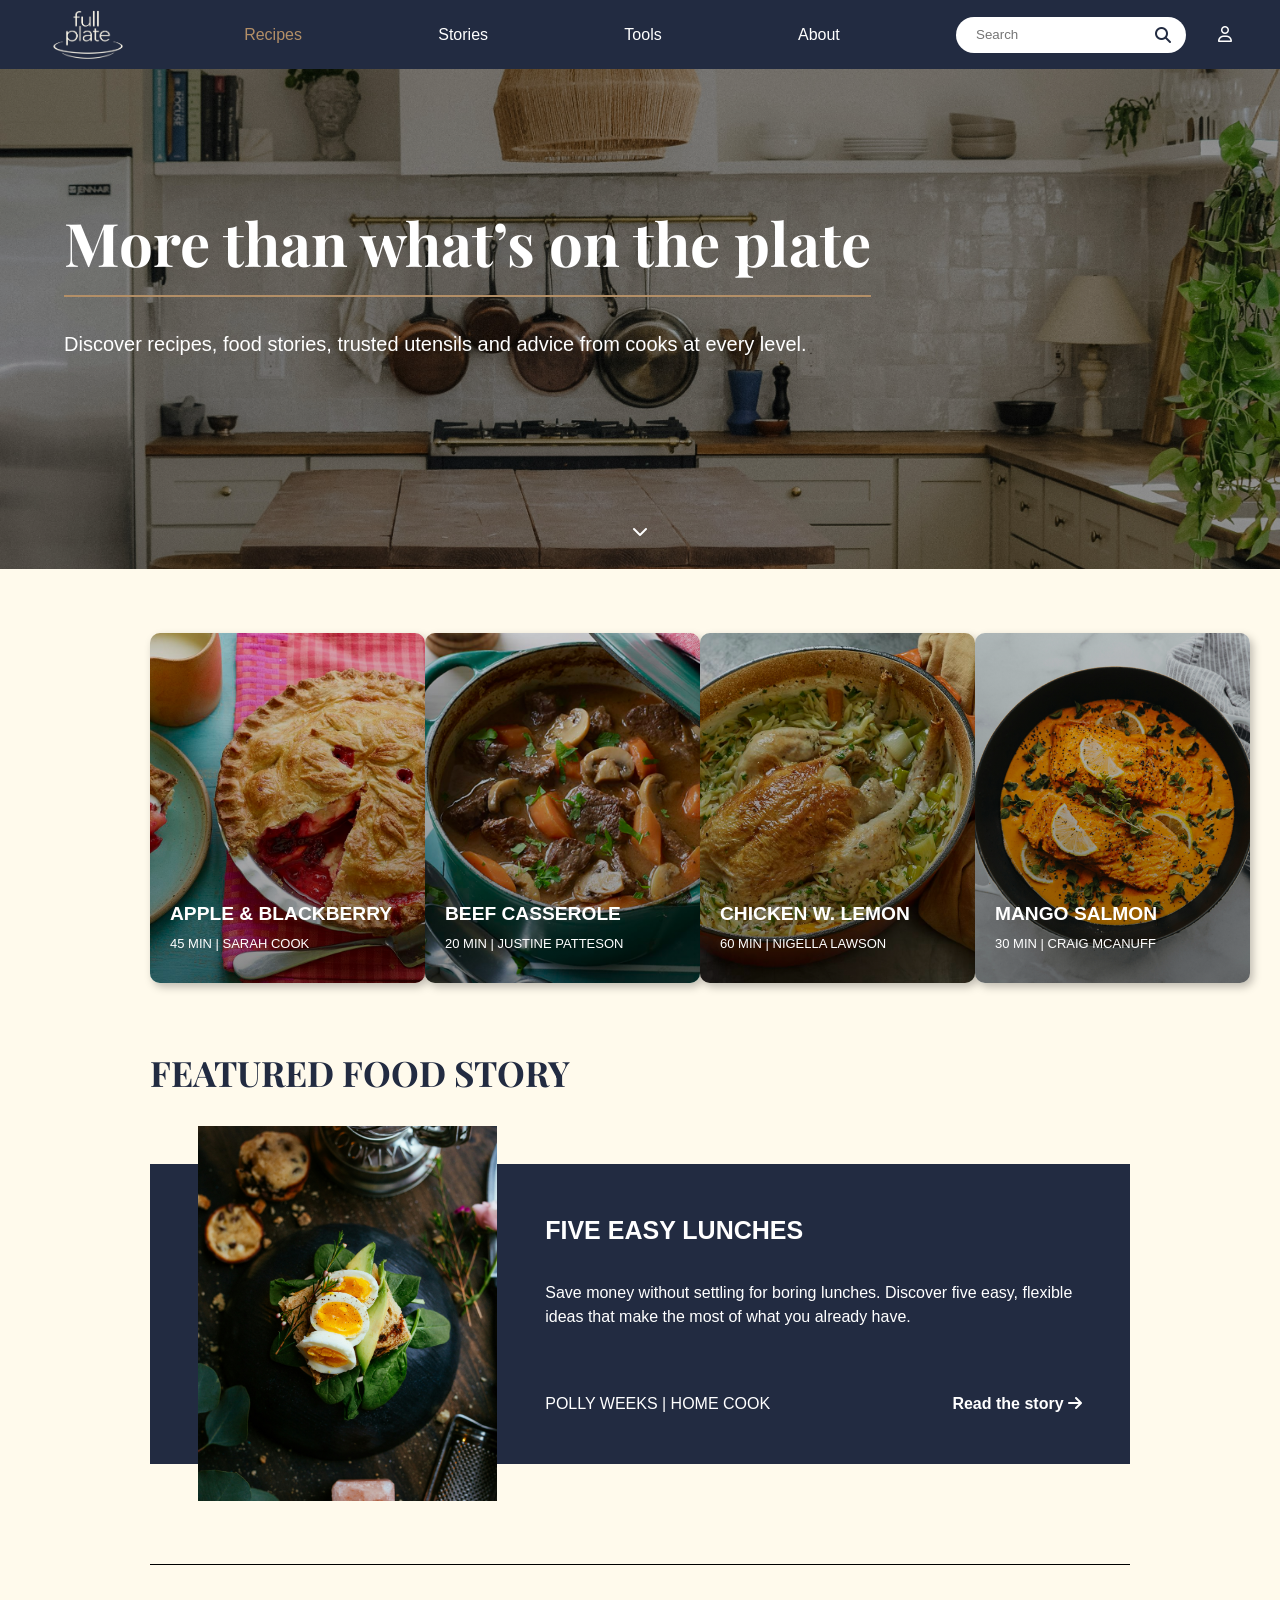
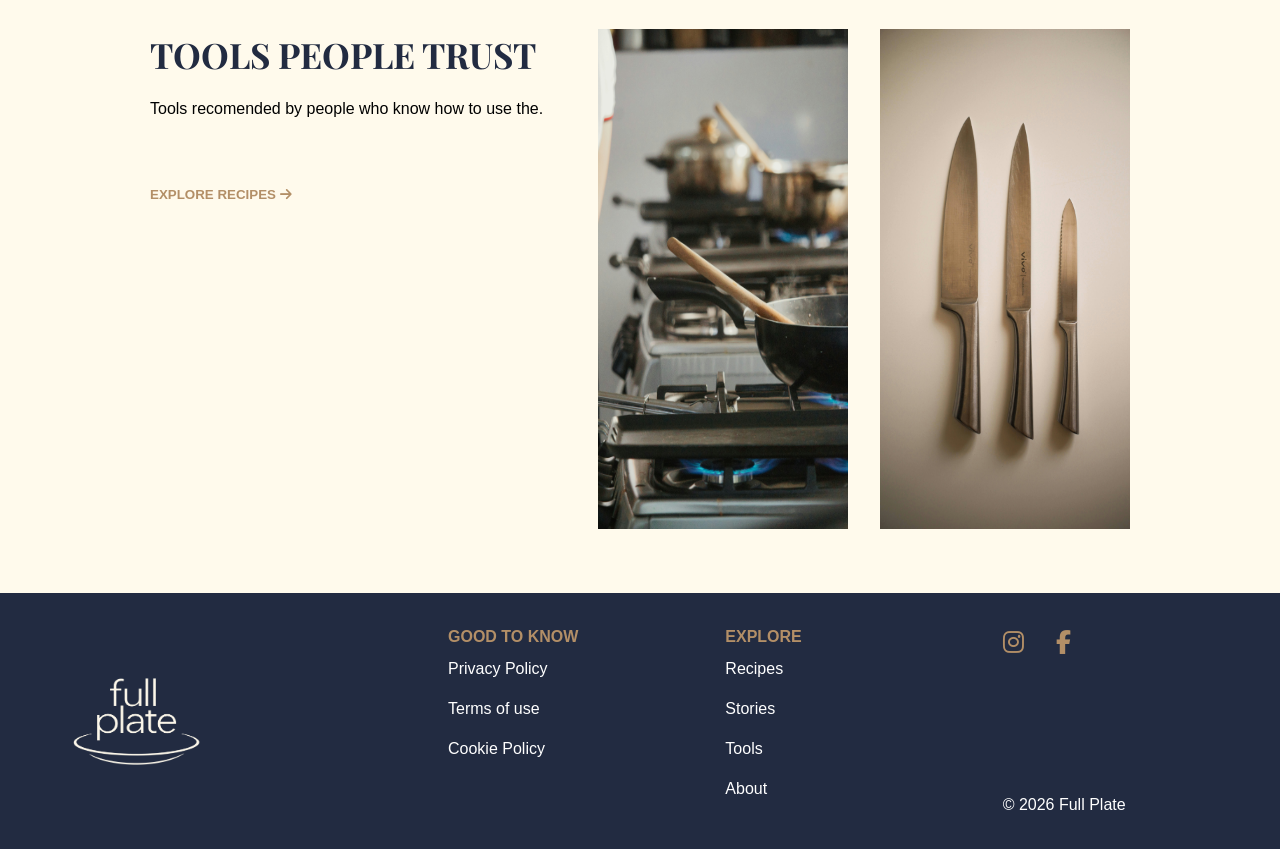
<file: index.html>
<!DOCTYPE html>
<html lang="en">

<head>
	<meta charset="UTF-8">
	<meta name="viewport" content="width=device-width, initial-scale=1.0">
	<link rel="stylesheet" href="./style.css">
	<link rel="stylesheet" href="https://cdnjs.cloudflare.com/ajax/libs/font-awesome/6.7.2/css/all.min.css">
	<script src="./assets/js/app.js" defer></script>
	<title>Full Plate</title>
</head>

<body>
	<header class="header">
		<nav class="nav">

			<!-- Logo -->
			<a href="#" class="logo">
				<img src="./assets/img/fullplate-logo-offwhite.svg" alt="Full Plate logo">
			</a>

			<!-- Navigation -->
			<ul class="nav-links">
				<li class="current-menu-item"><a href="./recipes.html">Recipes</a></li>
				<li><a href="./food-stories.html">Stories</a></li>
				<li><a href="./tools.html">Tools</a></li>
				<li><a href="#">About</a></li>
			</ul>

			<!-- Search + login -->
			<div class="nav-actions">

				<div class="search">
					<input type="search" placeholder="Search">
					<i class="fa-solid fa-magnifying-glass"></i>
				</div>

				<a href="#" class="user-login">
					<i class="fa-regular fa-user"></i>
				</a>
			</div>
		</nav>

	</header>
	<!-- Login Pop Up -->
	<div class="account-overlay"></div>
	<aside class="account-panel">

		<button class="close-account" type="button" aria-label="Close account panel">
			<i class="fa-solid fa-xmark"></i>
		</button>

		<h2>CREATE YOUR OWN ACCOUNT</h2>

		<p>
			Join a community that cooks, shares and celebrates good food.
		</p>

		<form class="account-form">
			<label>
				NAME
				<input type="text" name="name" placeholder="Your Name">
			</label>

			<label>
				EMAIL
				<input type="email" name="email" placeholder="Your Email">
			</label>

			<label>
				PASSWORD
				<input type="password" name="password" placeholder="Your Password">
			</label>

			<fieldset class="cook-level">
				<legend>Choose your cooking level</legend>

				<label>
					<input type="radio" name="level" value="home-cook" checked>
					HOME COOK
				</label>

				<label>
					<input type="radio" name="level" value="amateur">
					AMATEUR
				</label>

				<label>
					<input type="radio" name="level" value="professional">
					PRO. CHEF
				</label>
			</fieldset>

			<button class="create-account" type="submit">
				CREATE ACCOUNT
			</button>

			<a href="#" class="account-login">
				Already have an account?
				<i class="fa-solid fa-arrow-right"></i>
			</a>
		</form>
	</aside>

	<section class="hero-homepage">

		<div class="hero-homepage-text">
			<h1>More than what’s on the plate</h1>

			<p>
				Discover recipes, food stories, trusted utensils and advice
				from cooks at every level.
			</p>
		</div>

		<a href="#homepage-content" class="hero-scroll" aria-label="Scroll down">
			<i class="fa-solid fa-chevron-down"></i>
		</a>

	</section>
	<main id="homepage-content">
		<!-- Focused Entry Points Card -->
		<div class="fep-card-container">
			<a class="fep-card-content" href="#">
				<img class="fep-card-img" src="./assets/img/apple_and_blackberry_pie_80942_16x9.jpg"
					alt="Apple and Blackberry Pie">
				<div class="fep-card-text">
					<h3>APPLE & BLACKBERRY</h3>
					<p>45 MIN | SARAH COOK</p>
				</div>
			</a>
			<a class="fep-card-content" href="#">
				<img class="fep-card-img" src="./assets/img/beef casserole.jpg" alt="">
				<div class="fep-card-text">
					<h3>BEEF CASSEROLE</h3>
					<p>20 MIN | JUSTINE PATTESON</p>
				</div>
			</a>
			<a class="fep-card-content" href="#">
				<img class="fep-card-img" src="./assets/img/chicken in a pot.jpg" alt="Chicken with lemon">
				<div class="fep-card-text">
					<h3>CHICKEN W. LEMON</h3>
					<p>60 MIN | NIGELLA LAWSON</p>
				</div>
			</a>
			<a class="fep-card-content" href="./single-recipe.html">
				<img class="fep-card-img" src="./assets/img/autumn.jpg" alt="">
				<div class="fep-card-text">
					<h3>MANGO SALMON</h3>
					<p>30 MIN | CRAIG MCANUFF</p>
				</div>
			</a>
		</div>

		<h2>FEATURED FOOD STORY</h2>
		<!-- Blå card boks -->
		<div class="blue-card">

			<img class="blue-card-img" src="./assets/img/5easylunch.jpg" alt="An easy lunch">

			<div class="blue-box">

				<div class="blue-box-text">
					<h3>FIVE EASY LUNCHES</h3>
					<p>
						Save money without settling for boring lunches. Discover five easy, flexible ideas that make the
						most of what you already have.
					</p>
				</div>

				<div class="blue-box-bottom">
					<p>POLLY WEEKS | HOME COOK</p>
					<a href="#" class="btn-arrow blue-card-link">
						Read the story
						<i class="fa-solid fa-arrow-right"></i>
					</a>
				</div>
			</div>
		</div>

		<section class="tools-homepage">
			<article>
				<h2>TOOLS PEOPLE TRUST</h2>
				<p>Tools recomended by people who know how to use the.</p>
				<button class="btn"><a href="#" class="btn-arrow">EXPLORE RECIPES
						<i class="fa-solid fa-arrow-right"></i></a></button>
			</article>
			<div class="tool-img-container">
				<img class="tool-img-hp" src="./assets/img/david-mendoza-pABS6t4UfVU-unsplash.jpg" alt="">
				<img class="tool-img-hp" src="./assets/img/cosmin-ursea-_OczI1R8kBI-unsplash.jpg" alt="">
			</div>

		</section>

	</main>
	<footer class="site-footer">

		<div class="footer-content">

			<div class="footer-logo">
				<a href="index.html">
					<img src="./assets/img/fullplate-logo-offwhite.svg" alt="Full Plate Logo">
				</a>
			</div>

			<nav class="footer-column" aria-label="Good to know">
				<h3>GOOD TO KNOW</h3>

				<ul>
					<li><a href="#">Privacy Policy</a></li>
					<li><a href="#">Terms of use</a></li>
					<li><a href="#">Cookie Policy</a></li>
				</ul>
			</nav>

			<nav class="footer-column" aria-label="Explore">
				<h3>EXPLORE</h3>

				<ul>
					<li><a href="#">Recipes</a></li>
					<li><a href="#">Stories</a></li>
					<li><a href="#">Tools</a></li>
					<li><a href="#">About</a></li>
				</ul>
			</nav>

			<div class="footer-right">

				<div class="footer-socials">
					<a href="#" aria-label="Instagram">
						<i class="fa-brands fa-instagram"></i>
					</a>

					<a href="#" aria-label="Facebook">
						<i class="fa-brands fa-facebook-f"></i>
					</a>
				</div>

				<p>&copy; 2026 Full Plate</p>

			</div>

		</div>

	</footer>
</body>

</html>
</file>
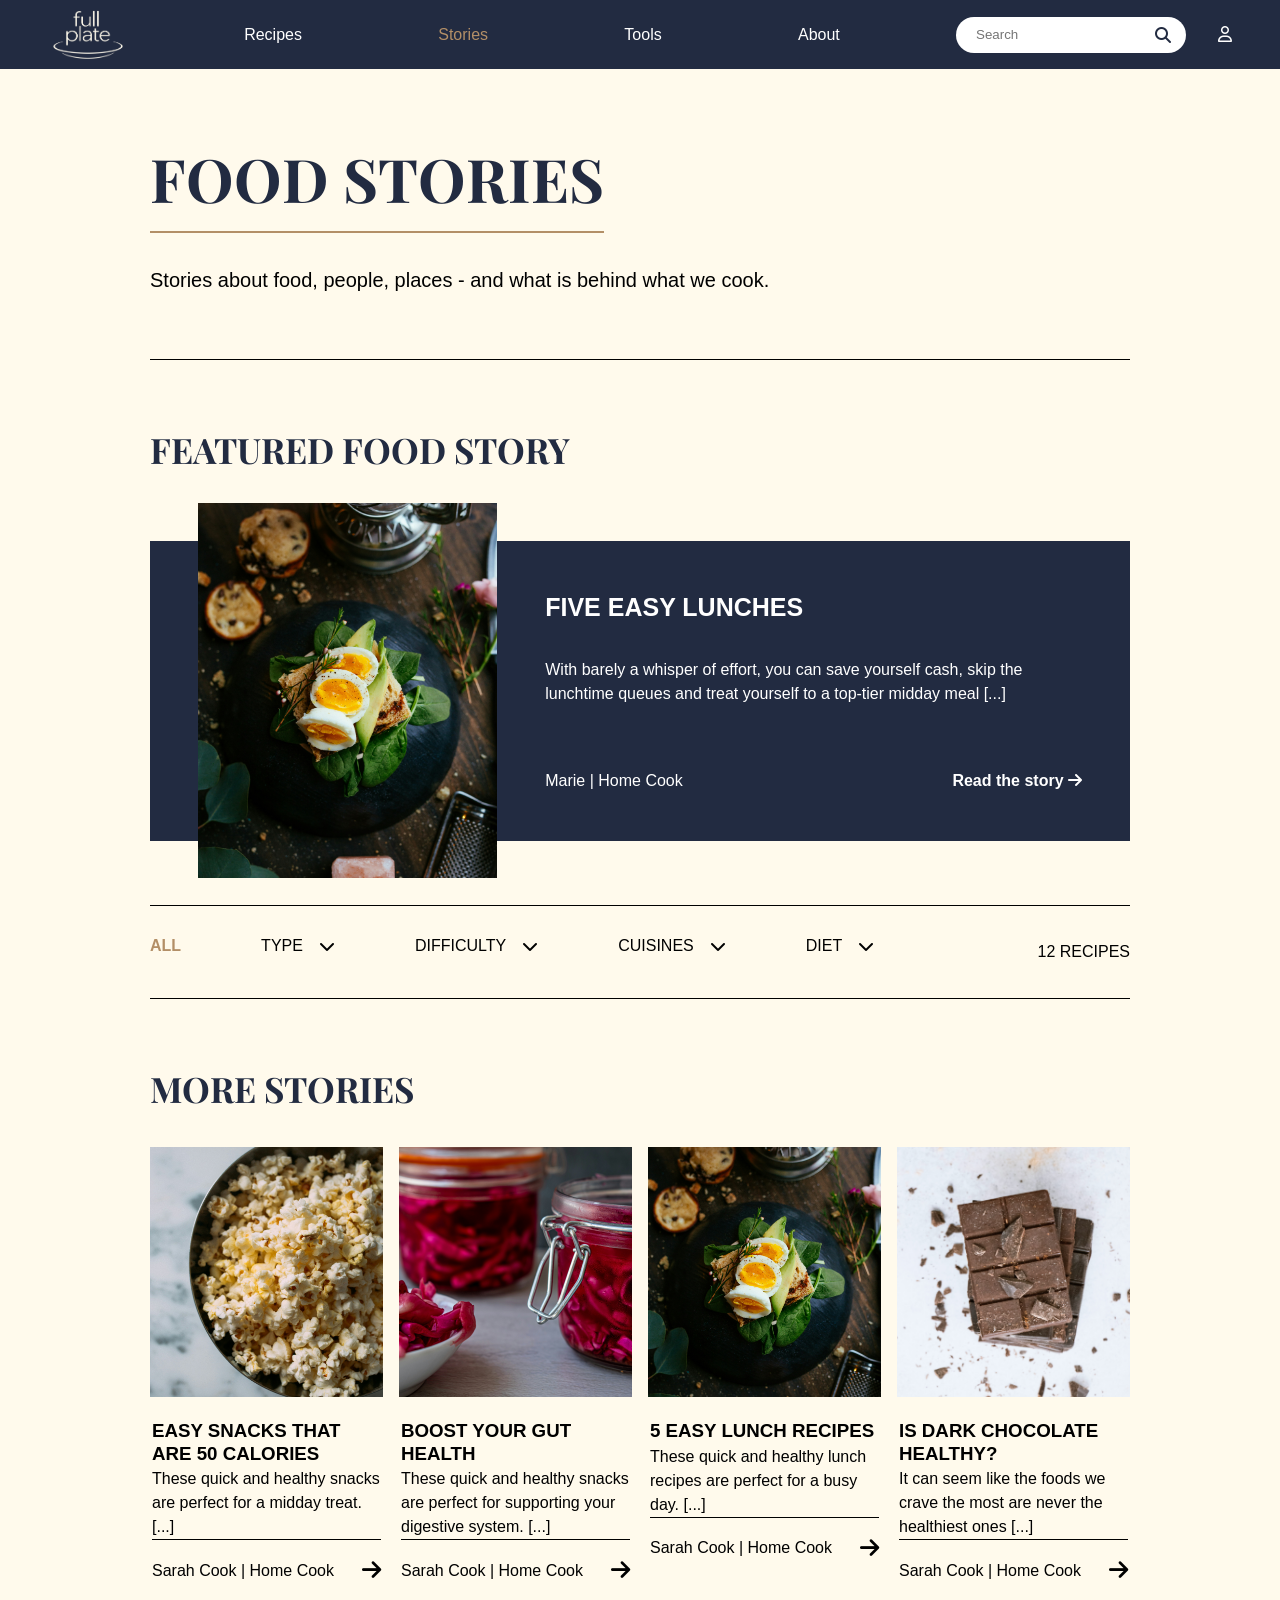
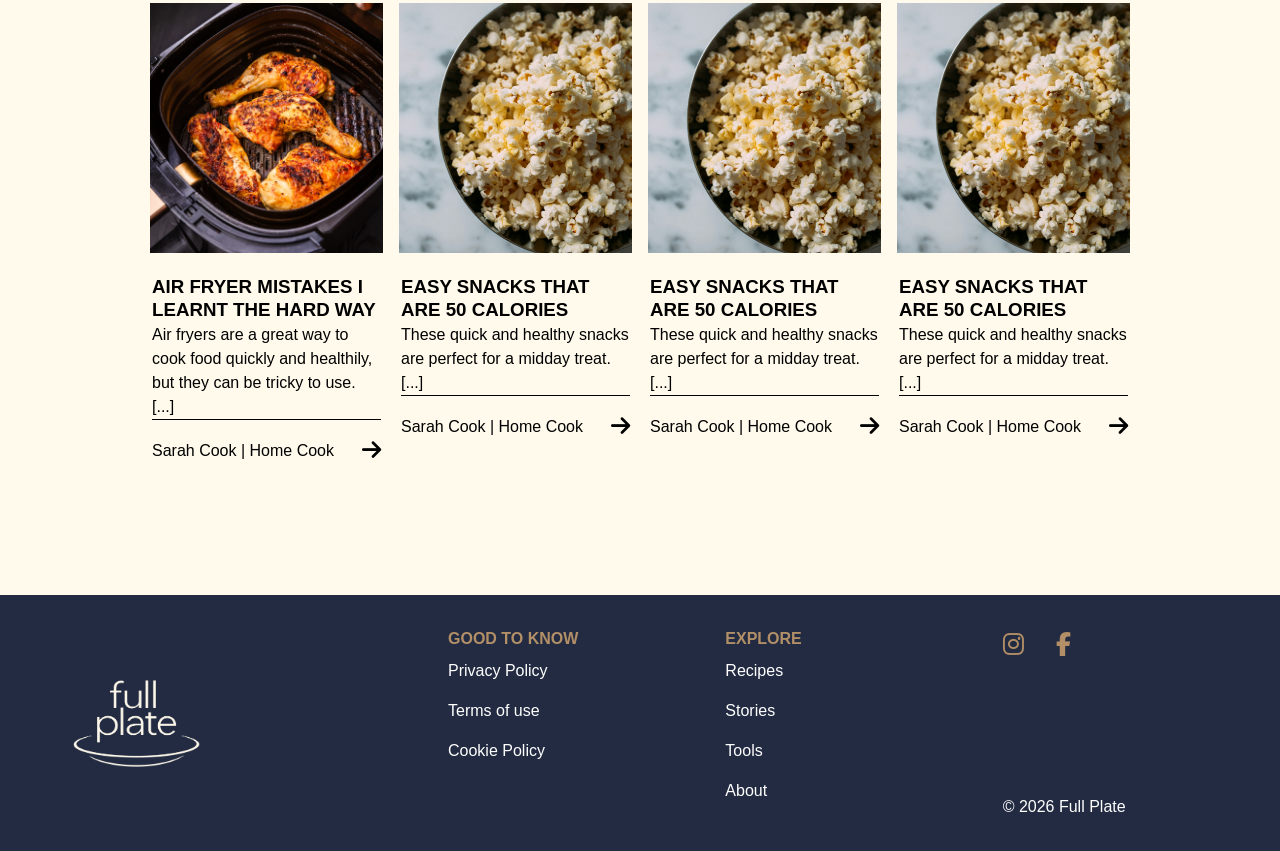
<file: food-stories.html>
<!DOCTYPE html>
<html lang="en">

<head>
	<meta charset="UTF-8">
	<meta name="viewport" content="width=device-width, initial-scale=1.0">
	<link rel="stylesheet" href="./style.css">
	<link rel="stylesheet" href="https://cdnjs.cloudflare.com/ajax/libs/font-awesome/6.7.2/css/all.min.css">
	<script src="./assets/js/app.js" defer></script>
	<title>Food Stories</title>
</head>

<body>

	<header class="header">
		<nav class="nav">

			<!-- Logo -->
			<a href="#" class="logo">
				<img src="./assets/img/fullplate-logo-offwhite.svg" alt="Full Plate logo">
			</a>

			<!-- Navigation -->
			<ul class="nav-links">
				<li><a href="./recipes.html">Recipes</a></li>
				<li class="current-menu-item"><a href="./food-stories.html">Stories</a></li>
				<li><a href="./tools.html">Tools</a></li>
				<li><a href="#">About</a></li>
			</ul>

			<!-- Search + login -->
			<div class="nav-actions">

				<div class="search">
					<input type="search" placeholder="Search">
					<i class="fa-solid fa-magnifying-glass"></i>
				</div>

				<a href="#" class="user-login">
					<i class="fa-regular fa-user"></i>
				</a>

			</div>

		</nav>
	</header>

	<main>

		<article class="hero">
			<div class="hero-text">
				<h1>FOOD STORIES</h1>
				<p>Stories about food, people, places - and what is behind what we cook.</p>
			</div>
		</article>


		<h2>FEATURED FOOD STORY</h2>
		<!-- Blå card boks -->
		<div class="blue-card">

			<img class="blue-card-img" src="./assets/img/5easylunch.jpg" alt="Five easy lunches">

			<div class="blue-box">

				<div class="blue-box-text">
					<h3>FIVE EASY LUNCHES</h3>
					<p>
						With barely a whisper of effort, you can save yourself cash, skip the lunchtime queues and treat
						yourself to a top-tier midday meal [...]
					</p>
				</div>

				<div class="blue-box-bottom">
					<p>Marie | Home Cook</p>
					<a href="#" class="btn-arrow blue-card-link">
						Read the story
						<i class="fa-solid fa-arrow-right"></i>
					</a>
				</div>
			</div>
		</div>

		<div class="recipe-filter" aria-label="Filter recipes">
			<div class="recipe-filter-options">
				<button class="filter-button active" type="button">ALL</button>
				<button class="filter-button" type="button">TYPE<i class="fa-solid fa-chevron-down"></i></button>
				<button class="filter-button" type="button">DIFFICULTY<i class="fa-solid fa-chevron-down"></i></button>
				<button class="filter-button" type="button">CUISINES<i class="fa-solid fa-chevron-down"></i></button>
				<button class="filter-button" type="button">DIET<i class="fa-solid fa-chevron-down"></i></button>
			</div>
			<p class="recipe-count">12 RECIPES</p>
		</div>

		<h2>MORE STORIES</h2>

		<!-- easy lunch -->
		<div class="recipes-cards-container">
			<article class="recipe-card">
				<img class="recipe-card-img" src="./assets/img/popcorn.jpg" alt="Popcorn">
				<div class="recipe-card-text">
					<h3>EASY SNACKS THAT ARE 50 CALORIES</h3>
					<p>These quick and healthy snacks are perfect for a midday treat. [...]</p>

					<div>
						<p>Sarah Cook | Home Cook</p>

						<a href="./single-food-story.html" aria-label="Read Easy Snacks That Are 50 Calories">
							<i class="fa-solid fa-arrow-right"></i>
						</a>
					</div>
			</article>

			<!-- gut health -->
			<article class="recipe-card">
				<img class="recipe-card-img" src="./assets/img/guthealth.jpg" alt="Gut Health">
				<div class="recipe-card-text">
					<h3>BOOST YOUR GUT HEALTH</h3>
					<p>These quick and healthy snacks are perfect for supporting your digestive system. [...]</p>

					<div>
						<p>Sarah Cook | Home Cook</p>

						<a href="#" aria-label="Read Boost Your Gut Health">
							<i class="fa-solid fa-arrow-right"></i>
						</a>
					</div>
				</div>
			</article>

			<article class="recipe-card">
				<img class="recipe-card-img" src="./assets/img/5easylunch.jpg" alt="5 Easy Lunch Recipes">
				<div class="recipe-card-text">
					<h3>5 EASY LUNCH RECIPES</h3>
					<p>These quick and healthy lunch recipes are perfect for a busy day. [...]</p>

					<div>
						<p>Sarah Cook | Home Cook</p>

						<a href="#" aria-label="Read 5 Easy Lunch Recipes">
							<i class="fa-solid fa-arrow-right"></i>
						</a>
					</div>
				</div>
			</article>

			<article class="recipe-card">
				<img class="recipe-card-img" src="./assets/img/chocolate.jpg" alt="Chocolate">
				<div class="recipe-card-text">
					<h3>IS DARK CHOCOLATE HEALTHY?</h3>
					<p>It can seem like the foods we crave the most are never the healthiest ones [...]</p>
					<div>
						<p>Sarah Cook | Home Cook</p>

						<a href="#" aria-label="Read Is Dark Chocolate Healthy?">
							<i class="fa-solid fa-arrow-right"></i>
						</a>
					</div>
				</div>
			</article>

			<article class="recipe-card">
				<img class="recipe-card-img" src="./assets/img/kyyylling.jpg" alt="Kylling">
				<div class="recipe-card-text">
					<h3>AIR FRYER MISTAKES I LEARNT THE HARD WAY</h3>
					<p>Air fryers are a great way to cook food quickly and healthily, but they can be tricky to use.
						[...]
					</p>

					<div>
						<p>Sarah Cook | Home Cook</p>

						<a href="#" aria-label="Read Air Fryer Mistakes I Learnt The Hard Way">
							<i class="fa-solid fa-arrow-right"></i>
						</a>
					</div>
				</div>
			</article>

			<article class="recipe-card">
				<img class="recipe-card-img" src="./assets/img/popcorn.jpg" alt="Popcorn">
				<div class="recipe-card-text">
					<h3>EASY SNACKS THAT ARE 50 CALORIES</h3>
					<p>These quick and healthy snacks are perfect for a midday treat. [...]</p>

					<div>
						<p>Sarah Cook | Home Cook</p>

						<a href="#" aria-label="Read Easy Snacks That Are 50 Calories">
							<i class="fa-solid fa-arrow-right"></i>
						</a>
					</div>
				</div>
			</article>

			<article class="recipe-card">
				<img class="recipe-card-img" src="./assets/img/popcorn.jpg" alt="Popcorn">
				<div class="recipe-card-text">
					<h3>EASY SNACKS THAT ARE 50 CALORIES</h3>
					<p>These quick and healthy snacks are perfect for a midday treat. [...]</p>

					<div>
						<p>Sarah Cook | Home Cook</p>

						<a href="#" aria-label="Read Easy Snacks That Are 50 Calories">
							<i class="fa-solid fa-arrow-right"></i>
						</a>
					</div>
				</div>
			</article>

			<article class="recipe-card">
				<img class="recipe-card-img" src="./assets/img/popcorn.jpg" alt="Popcorn">
				<div class="recipe-card-text">
					<h3>EASY SNACKS THAT ARE 50 CALORIES</h3>
					<p>These quick and healthy snacks are perfect for a midday treat. [...]</p>

					<div>
						<p>Sarah Cook | Home Cook</p>

						<a href="#" aria-label="Read Easy Snacks That Are 50 Calories">
							<i class="fa-solid fa-arrow-right"></i>
						</a>
					</div>
				</div>
			</article>
		</div>



	</main>


	<footer class="site-footer">

		<div class="footer-content">

			<div class="footer-logo">
				<a href="index.html">
					<img src="./assets/img/fullplate-logo-offwhite.svg" alt="Full Plate Logo">
				</a>
			</div>

			<nav class="footer-column" aria-label="Good to know">
				<h3>GOOD TO KNOW</h3>

				<ul>
					<li><a href="#">Privacy Policy</a></li>
					<li><a href="#">Terms of use</a></li>
					<li><a href="#">Cookie Policy</a></li>
				</ul>
			</nav>

			<nav class="footer-column" aria-label="Explore">
				<h3>EXPLORE</h3>

				<ul>
					<li><a href="#">Recipes</a></li>
					<li><a href="#">Stories</a></li>
					<li><a href="#">Tools</a></li>
					<li><a href="#">About</a></li>
				</ul>
			</nav>

			<div class="footer-right">

				<div class="footer-socials">
					<a href="#" aria-label="Instagram">
						<i class="fa-brands fa-instagram"></i>
					</a>

					<a href="#" aria-label="Facebook">
						<i class="fa-brands fa-facebook-f"></i>
					</a>
				</div>

				<p>&copy; 2026 Full Plate</p>

			</div>

		</div>

	</footer>
</body>

</html>
</file>
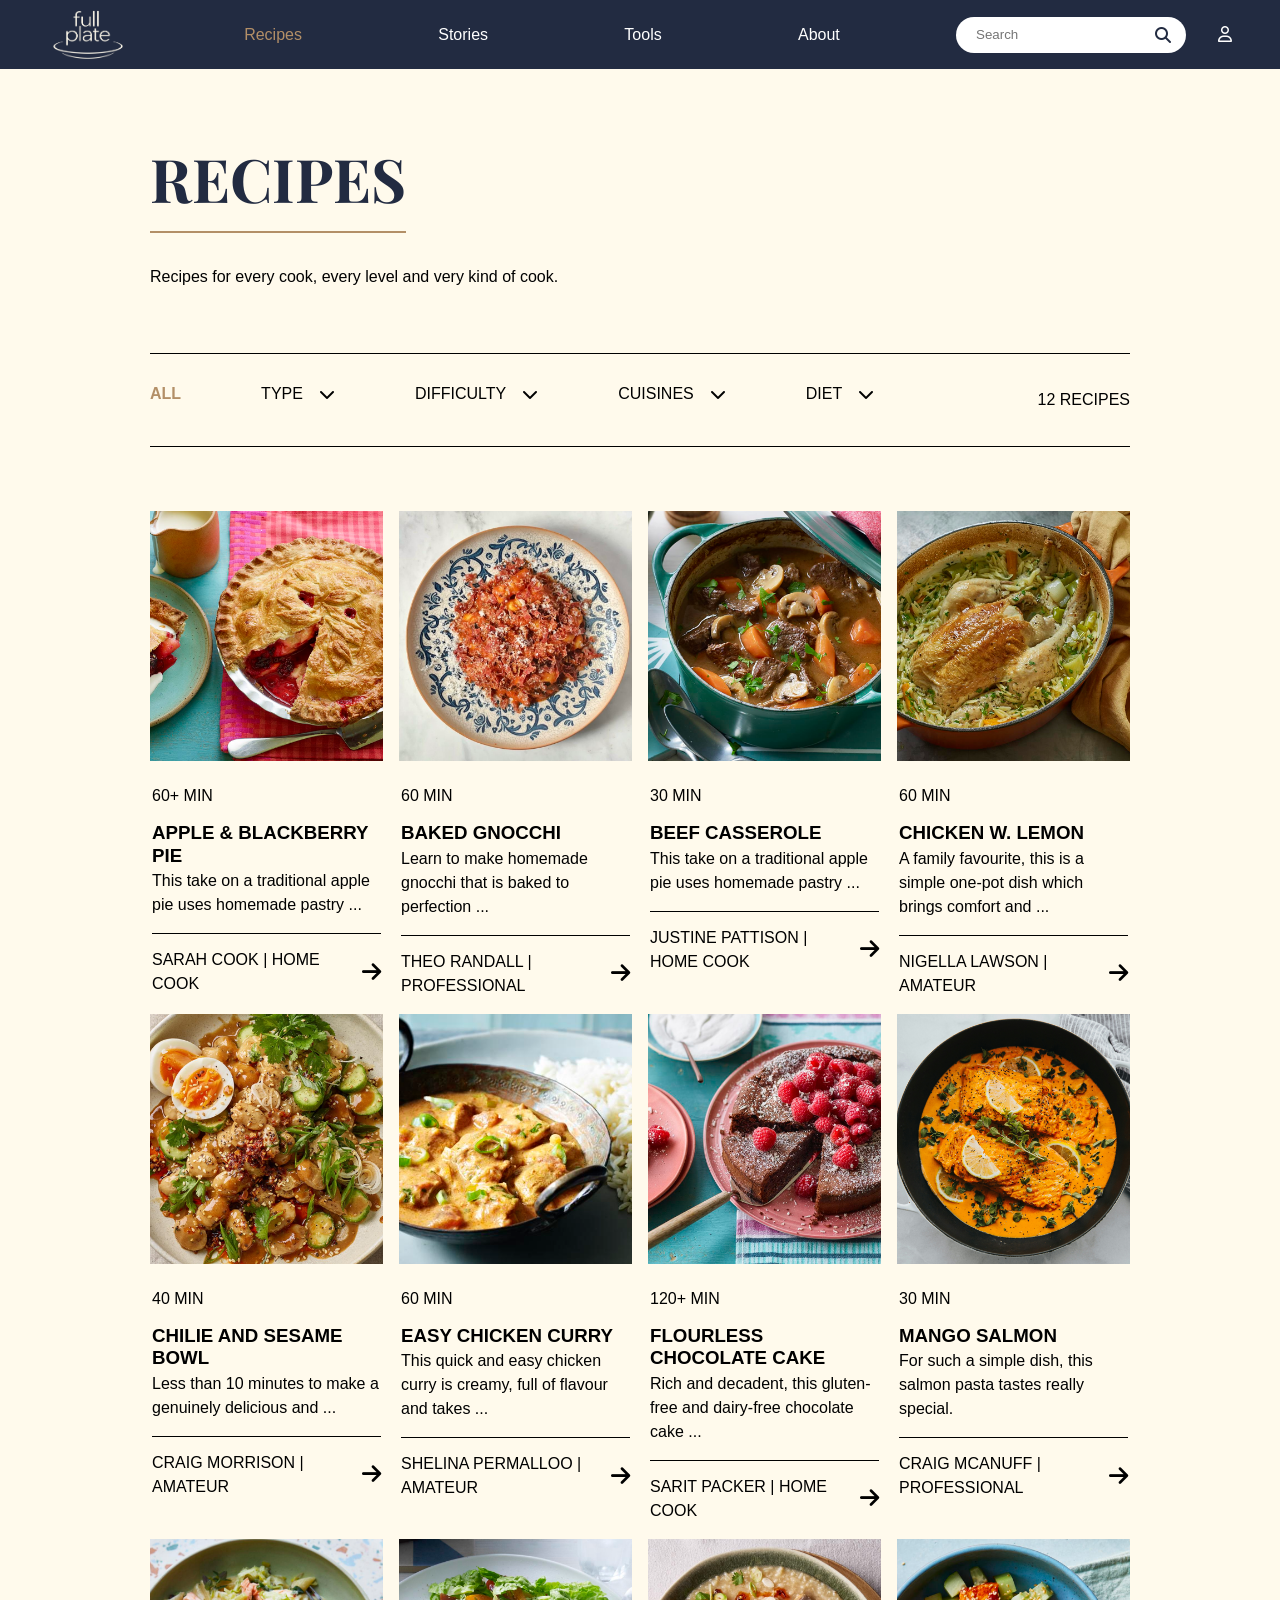
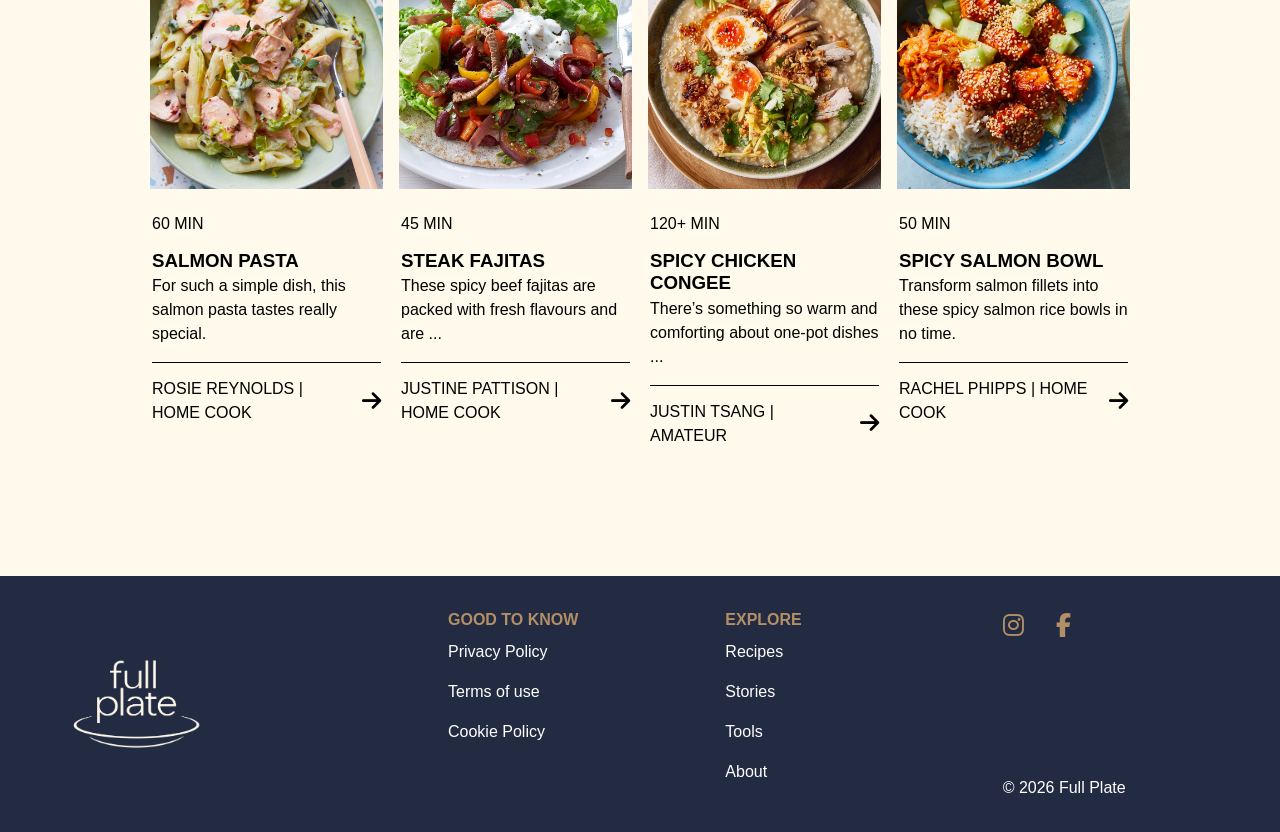
<file: recipes.html>
<!DOCTYPE html>
<html lang="en">

<head>
    <meta charset="UTF-8">
    <meta name="viewport" content="width=device-width, initial-scale=1.0">
    <link rel="stylesheet" href="./style.css">
    <link rel="stylesheet" href="https://cdnjs.cloudflare.com/ajax/libs/font-awesome/6.7.2/css/all.min.css">
    <script src="./assets/js/app.js" defer></script>
    <title>Full Plate</title>
</head>

<body>
    <header class="header">
        <nav class="nav">

            <!-- Logo -->
            <a href="./index.html" class="logo">
                <img src="./assets/img/fullplate-logo-offwhite.svg" alt="Full Plate logo">
            </a>

            <!-- Navigation -->
            <ul class="nav-links">
                <li class="current-menu-item"><a href="./recipes.html">Recipes</a></li>
                <li><a href="./food-stories.html">Stories</a></li>
                <li><a href="./tools.html">Tools</a></li>
                <li><a href="#">About</a></li>
            </ul>

            <!-- Search + login -->
            <div class="nav-actions">

                <div class="search">
                    <input type="search" placeholder="Search">
                    <i class="fa-solid fa-magnifying-glass"></i>
                </div>

                <a href="#" class="user-login">
                    <i class="fa-regular fa-user"></i>
                </a>

            </div>

        </nav>
    </header>
    <main>
        <article>
            <div>
                <h1>RECIPES</h1>
                <p>Recipes for every cook, every level and very kind of cook.</p>
            </div>
        </article>
        <div class="recipe-filter" aria-label="Filter recipes">
            <div class="recipe-filter-options">
                <button class="filter-button active" type="button">ALL</button>
                <button class="filter-button" type="button">TYPE<i class="fa-solid fa-chevron-down"></i></button>
                <button class="filter-button" type="button">DIFFICULTY<i class="fa-solid fa-chevron-down"></i></button>
                <button class="filter-button" type="button">CUISINES<i class="fa-solid fa-chevron-down"></i></button>
                <button class="filter-button" type="button">DIET<i class="fa-solid fa-chevron-down"></i></button>
            </div>
            <p class="recipe-count">12 RECIPES</p>
        </div>

        <div class="recipes-cards-container">

            <article class="recipe-card">
                <img class="recipe-card-img" src="./assets/img/apple_and_blackberry_pie_80942_16x9.jpg"
                    alt="Apple and black berry pie">
                <div class="recipe-card-text">
                    <p>60+ MIN</p>
                    <h3>APPLE & BLACKBERRY PIE</h3>
                    <p>This take on a traditional apple pie uses homemade pastry ...</p>

                    <div>
                        <p class="author-level-thin">SARAH COOK | HOME COOK</p>

                        <a href="#" aria-label="Read Apple & Blackberry Pie">
                            <i class="fa-solid fa-arrow-right"></i>
                        </a>
                    </div>
                </div>
            </article>
            <article class="recipe-card">
                <img class="recipe-card-img" src="./assets/img/baked_gnocchi_with_24351_16x9.jpg">
                <div class="recipe-card-text">
                    <p>60 MIN</p>
                    <h3>BAKED GNOCCHI</h3>
                    <p>Learn to make homemade gnocchi that is baked to perfection ...</p>

                    <div>
                        <p class="author-level-thin">THEO RANDALL | PROFESSIONAL</p>

                        <a href="#" aria-label="Read Apple & Blackberry Pie">
                            <i class="fa-solid fa-arrow-right"></i>
                        </a>
                    </div>
                </div>
            </article>
            <article class="recipe-card">
                <img class="recipe-card-img" src="./assets/img/beef casserole.jpg">
                <div class="recipe-card-text">
                    <p>30 MIN</p>
                    <h3>BEEF CASSEROLE</h3>
                    <p>This take on a traditional apple pie uses homemade pastry ...</p>

                    <div>
                        <p class="author-level-thin">JUSTINE PATTISON | HOME COOK</p>

                        <a href="#" aria-label="Read Apple & Blackberry Pie">
                            <i class="fa-solid fa-arrow-right"></i>
                        </a>
                    </div>
                </div>
            </article>
            <article class="recipe-card">
                <img class="recipe-card-img" src="./assets/img/chicken in a pot.jpg">
                <div class="recipe-card-text">
                    <p>60 MIN</p>
                    <h3>CHICKEN W. LEMON</h3>
                    <p>A family favourite, this is a simple one-pot dish which brings comfort and ...</p>

                    <div>
                        <p class="author-level-thin">NIGELLA LAWSON | AMATEUR</p>

                        <a href="#" aria-label="Read Apple & Blackberry Pie">
                            <i class="fa-solid fa-arrow-right"></i>
                        </a>
                    </div>
                </div>
            </article>
            <article class="recipe-card">
                <img class="recipe-card-img" src="./assets/img/chilli_and_sesame_butter_45607_16x9.jpg">
                <div class="recipe-card-text">
                    <p>40 MIN</p>
                    <h3>CHILIE AND SESAME BOWL</h3>
                    <p>Less than 10 minutes to make a genuinely delicious and ...</p>

                    <div>
                        <p class="author-level-thin"> CRAIG MORRISON | AMATEUR</p>

                        <a href="#" aria-label="Read Apple & Blackberry Pie">
                            <i class="fa-solid fa-arrow-right"></i>
                        </a>
                    </div>
                </div>
            </article>
            <article class="recipe-card">
                <img class="recipe-card-img" src="./assets/img/simple_chicken_curry_95336_16x9.jpg">
                <div class="recipe-card-text">
                    <p>60 MIN</p>
                    <h3>EASY CHICKEN CURRY</h3>
                    <p>This quick and easy chicken curry is creamy, full of flavour and takes ...</p>

                    <div>
                        <p class="author-level-thin">SHELINA PERMALLOO | AMATEUR</p>

                        <a href="#" aria-label="Read Apple & Blackberry Pie">
                            <i class="fa-solid fa-arrow-right"></i>
                        </a>
                    </div>
                </div>
            </article>
            <article class="recipe-card">
                <img class="recipe-card-img" src="./assets/img/flourless_chocolate_cake_43623_16x9.jpg">
                <div class="recipe-card-text">
                    <p>120+ MIN</p>
                    <h3>FLOURLESS CHOCOLATE CAKE</h3>
                    <p>Rich and decadent, this gluten-free and dairy-free chocolate cake ...</p>

                    <div>
                        <p class="author-level-thin">SARIT PACKER | HOME COOK</p>

                        <a href="#" aria-label="Read Apple & Blackberry Pie">
                            <i class="fa-solid fa-arrow-right"></i>
                        </a>
                    </div>
                </div>
            </article>
            <article class="recipe-card">
                <img class="recipe-card-img" src="./assets/img/autumn.jpg">
                <div class="recipe-card-text">
                    <p>30 MIN</p>
                    <h3>MANGO SALMON</h3>
                    <p>For such a simple dish, this salmon pasta tastes really special.</p>

                    <div>
                        <p class="author-level-thin"> CRAIG MCANUFF | PROFESSIONAL</p>

                        <a href="./single-recipe.html" aria-label="Read Apple & Blackberry Pie">
                            <i class="fa-solid fa-arrow-right"></i>
                        </a>
                    </div>
                </div>
            </article>
            <article class="recipe-card">
                <img class="recipe-card-img" src="./assets/img/salmon_pasta_36158_16x9.jpg">
                <div class="recipe-card-text">
                    <p>60 MIN</p>
                    <h3>SALMON PASTA</h3>
                    <p>For such a simple dish, this salmon pasta tastes really special.</p>

                    <div>
                        <p class="author-level-thin">ROSIE REYNOLDS | HOME COOK</p>

                        <a href="#" aria-label="Read Apple & Blackberry Pie">
                            <i class="fa-solid fa-arrow-right"></i>
                        </a>
                    </div>
                </div>
            </article>
            <article class="recipe-card">
                <img class="recipe-card-img" src="./assets/img/sizzling_steak_fajitas_04117_16x9.jpg">
                <div class="recipe-card-text">
                    <p>45 MIN</p>
                    <h3>STEAK FAJITAS</h3>
                    <p>These spicy beef fajitas are packed with fresh flavours and are ...</p>

                    <div>
                        <p class="author-level-thin">JUSTINE PATTISON | HOME COOK</p>

                        <a href="#" aria-label="Read Apple & Blackberry Pie">
                            <i class="fa-solid fa-arrow-right"></i>
                        </a>
                    </div>
                </div>
            </article>
            <article class="recipe-card">
                <img class="recipe-card-img" src="./assets/img/spicy_chicken_congee_16522_16x9.jpg">
                <div class="recipe-card-text">
                    <p>120+ MIN</p>
                    <h3>SPICY CHICKEN CONGEE</h3>
                    <p>There’s something so warm and comforting about one-pot dishes ...</p>

                    <div>
                        <p class="author-level-thin">JUSTIN TSANG | AMATEUR</p>

                        <a href="#" aria-label="Read Apple & Blackberry Pie">
                            <i class="fa-solid fa-arrow-right"></i>
                        </a>
                    </div>
                </div>
            </article>
            <article class="recipe-card">
                <img class="recipe-card-img" src="./assets/img/spicy_salmon_bite_rice_16300_16x9.jpg">
                <div class="recipe-card-text">
                    <p>50 MIN</p>
                    <h3>SPICY SALMON BOWL</h3>
                    <p>Transform salmon fillets into these spicy salmon rice bowls in no time. </p>

                    <div>
                        <p class="author-level-thin">RACHEL PHIPPS | HOME COOK</p>

                        <a href="#" aria-label="Read Apple & Blackberry Pie">
                            <i class="fa-solid fa-arrow-right"></i>
                        </a>
                    </div>
                </div>
            </article>
        </div>

    </main>

    <footer class="site-footer">

        <div class="footer-content">

            <div class="footer-logo">
                <a href="index.html">
                    <img src="./assets/img/fullplate-logo-offwhite.svg" alt="Full Plate Logo">
                </a>
            </div>

            <nav class="footer-column" aria-label="Good to know">
                <h3>GOOD TO KNOW</h3>

                <ul>
                    <li><a href="#">Privacy Policy</a></li>
                    <li><a href="#">Terms of use</a></li>
                    <li><a href="#">Cookie Policy</a></li>
                </ul>
            </nav>

            <nav class="footer-column" aria-label="Explore">
                <h3>EXPLORE</h3>

                <ul>
                    <li><a href="#">Recipes</a></li>
                    <li><a href="#">Stories</a></li>
                    <li><a href="#">Tools</a></li>
                    <li><a href="#">About</a></li>
                </ul>
            </nav>

            <div class="footer-right">

                <div class="footer-socials">
                    <a href="#" aria-label="Instagram">
                        <i class="fa-brands fa-instagram"></i>
                    </a>

                    <a href="#" aria-label="Facebook">
                        <i class="fa-brands fa-facebook-f"></i>
                    </a>
                </div>

                <p>&copy; 2026 Full Plate</p>

            </div>

        </div>

    </footer>


</body>
</file>
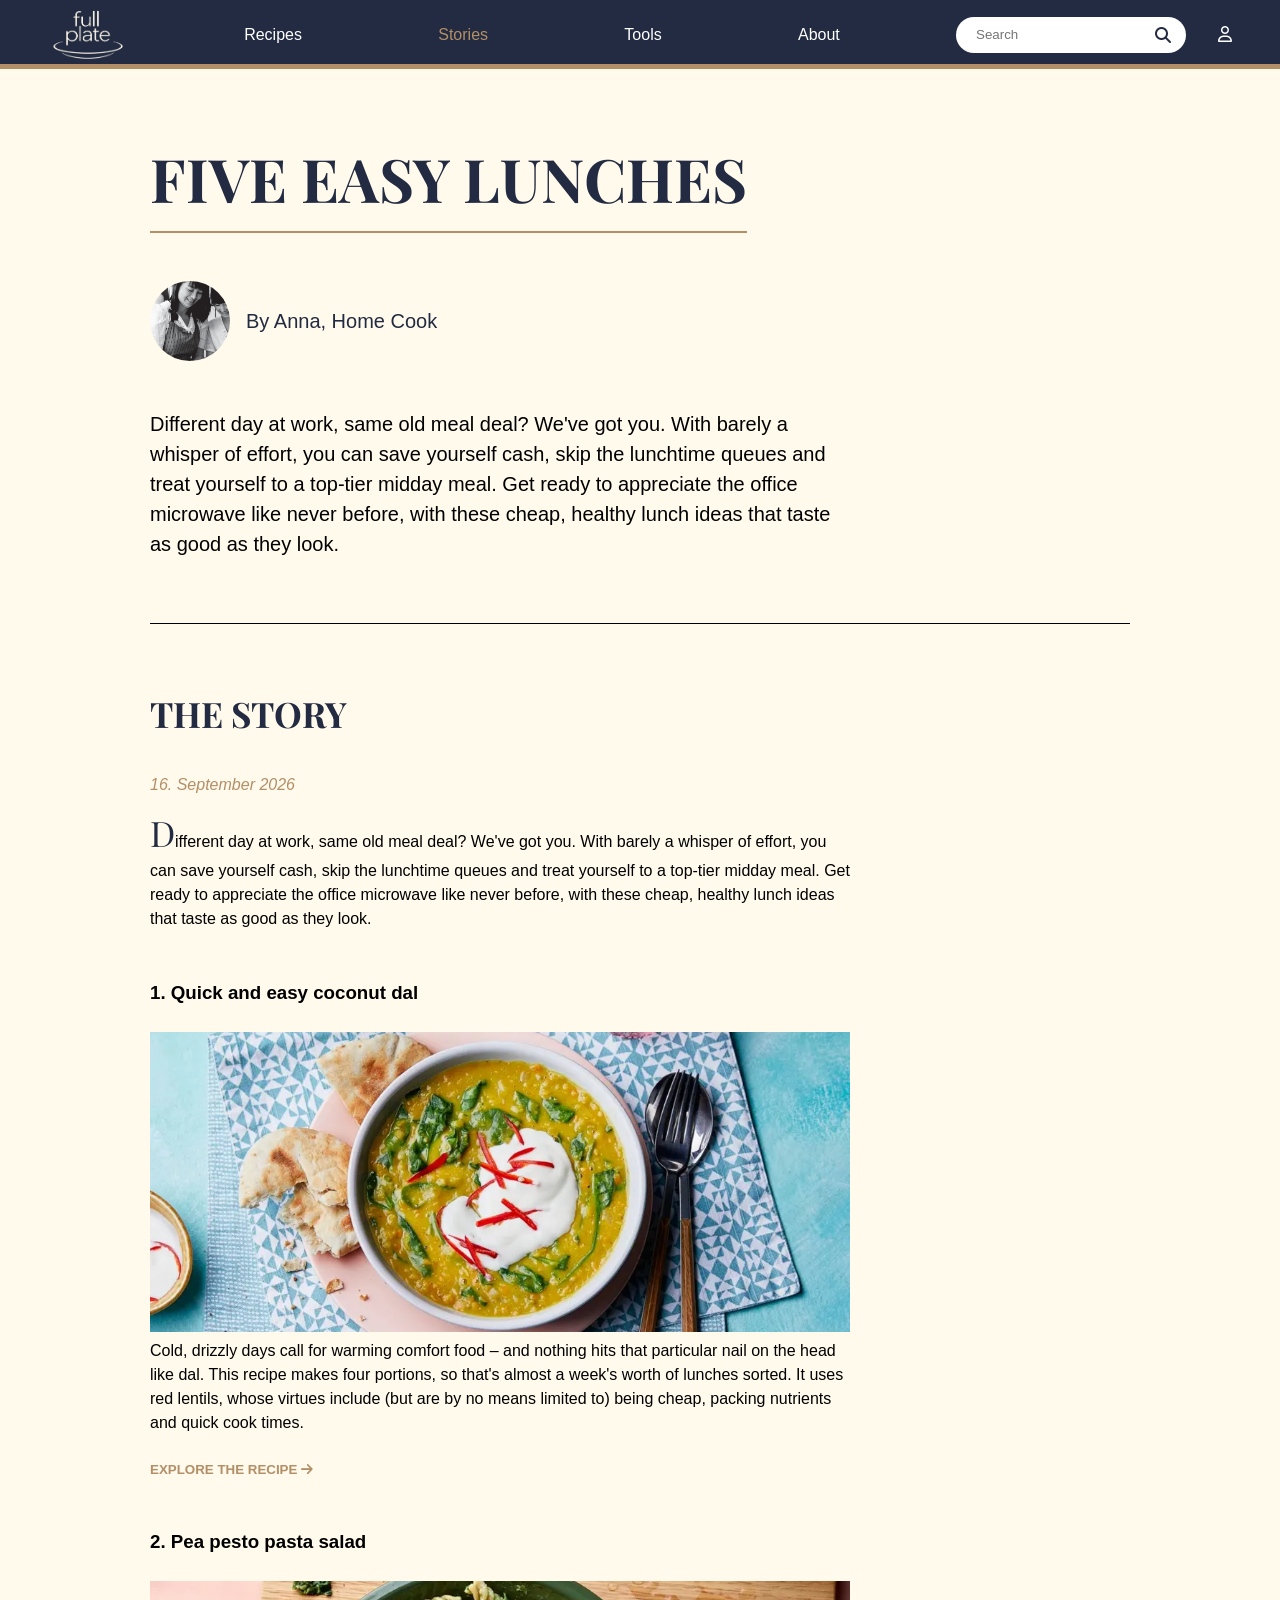
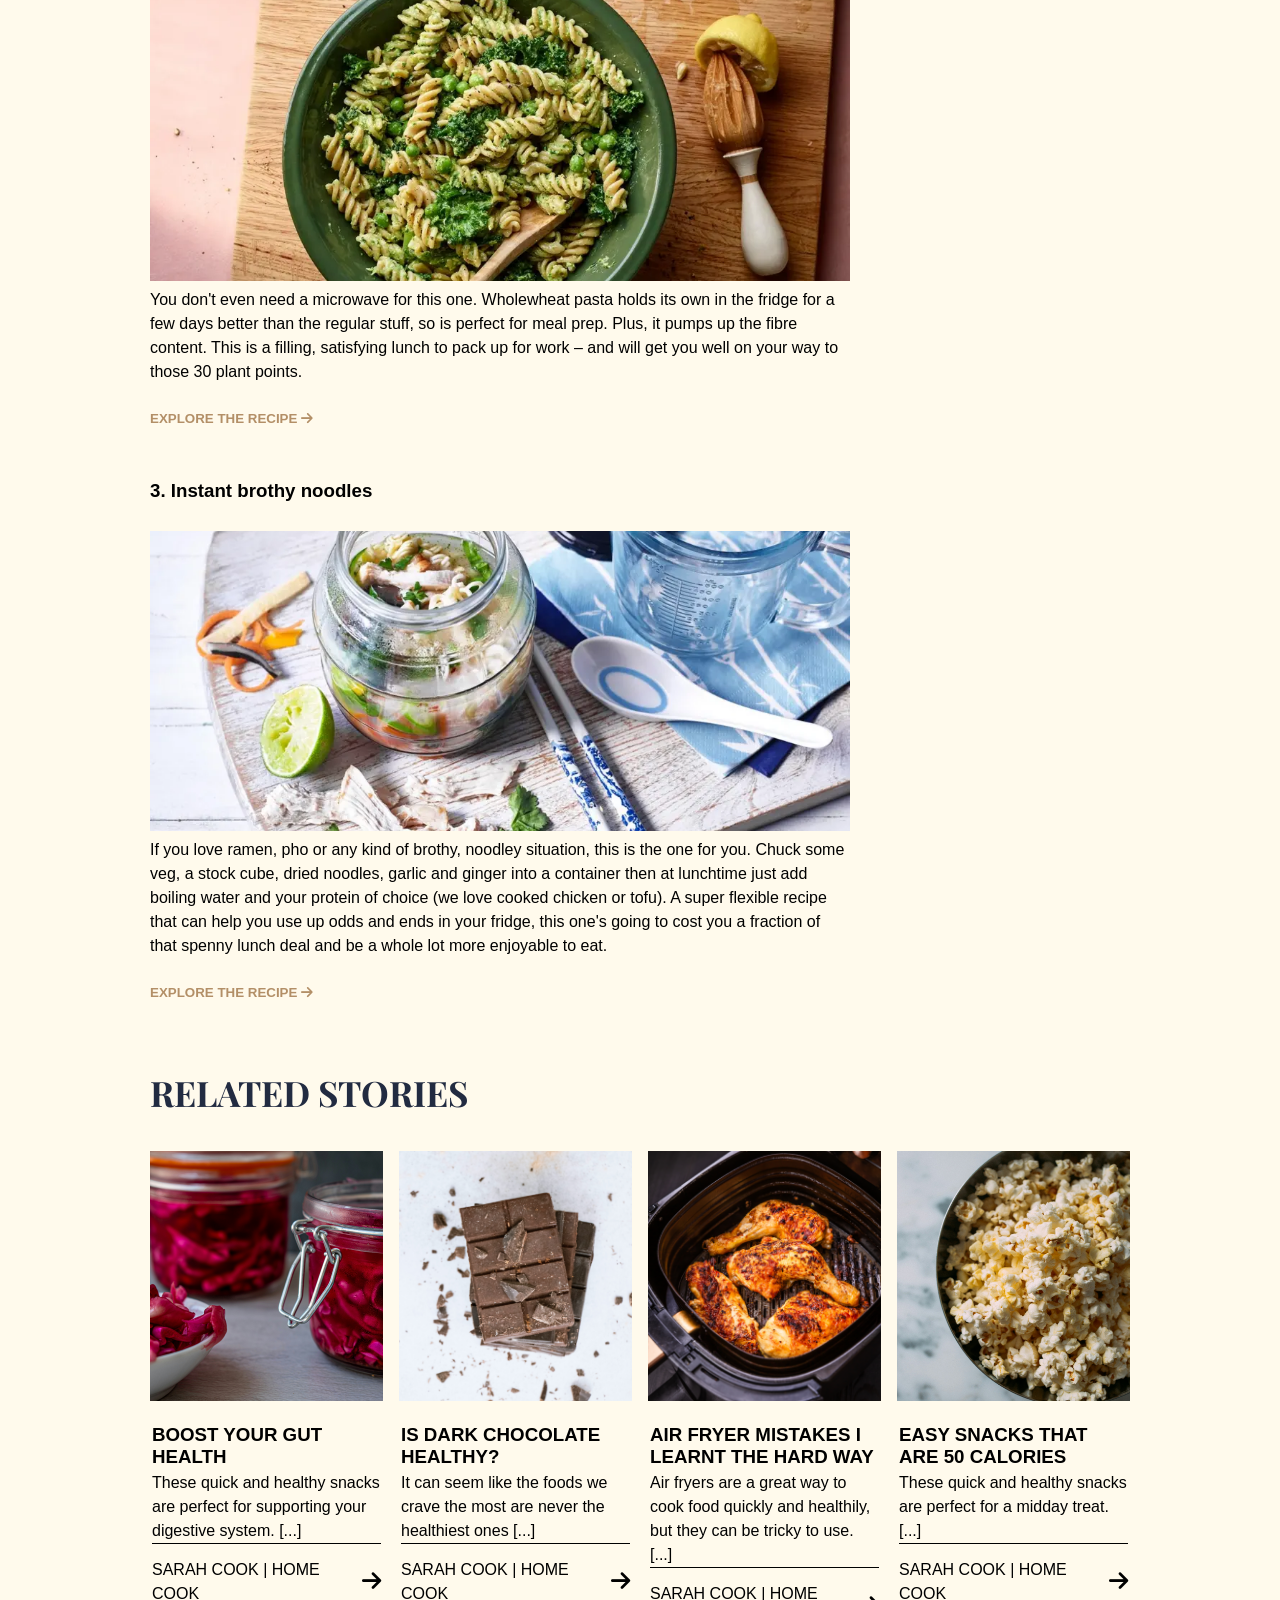
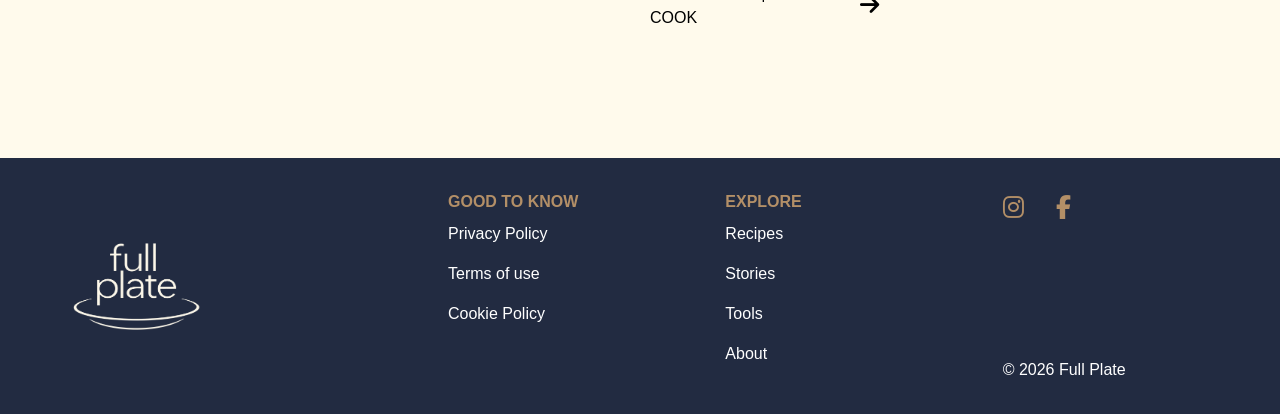
<file: single-food-story.html>
<!DOCTYPE html>
<html lang="en">

<head>
    <meta charset="UTF-8">
    <meta name="viewport" content="width=device-width, initial-scale=1.0">
    <link rel="stylesheet" href="./style.css">
    <link rel="stylesheet" href="https://cdnjs.cloudflare.com/ajax/libs/font-awesome/6.7.2/css/all.min.css">
    <script src="./assets/js/app.js" defer></script>
    <title>Single Story</title>
</head>

<body>

    <header class="header">
        <div class="progress"></div>
        <nav class="nav">

            <!-- Logo -->
            <a href="#" class="logo">
                <img src="./assets/img/fullplate-logo-offwhite.svg" alt="Full Plate logo">
            </a>

            <!-- Navigation -->
            <ul class="nav-links">
                <li><a href="./recipes.html">Recipes</a></li>
                <li class="current-menu-item"><a href="./food-stories.html">Stories</a></li>
                <li><a href="./tools.html">Tools</a></li>
                <li><a href="#">About</a></li>
            </ul>

            <!-- Search + login -->
            <div class="nav-actions">

                <div class="search">
                    <input type="search" placeholder="Search">
                    <i class="fa-solid fa-magnifying-glass"></i>
                </div>

                <a href="#" class="user-login">
                    <i class="fa-regular fa-user"></i>
                </a>

            </div>

        </nav>
    </header>


    <main>
        <article class="hero">
            <div class="hero-text">
                <h1>FIVE EASY LUNCHES</h1>


                <div class="story-author">
                    <img src="./assets/img/anna.png" alt="Anna, Home Cook">
                    <p>By Anna, Home Cook</p>
                </div>

                <p>Different day at work, same old meal deal? We've got you.

                    With barely a whisper of effort, you can save yourself cash, skip the lunchtime queues and treat
                    yourself to a top-tier midday meal.

                    Get ready to appreciate the office microwave like never before, with these cheap, healthy lunch
                    ideas that taste as good as they look.</p>
            </div>
        </article>


        <h2>THE STORY</h2>

        <p class="story-date">16. September 2026</p>

        <div class="food-story-container">
            <article class="foodstory-content">
                <div class="foodstory-text">
                    <p><span class="first-letter">D</span>ifferent day at work, same old meal deal? We've got you.
                        With barely a whisper of effort, you can save yourself cash, skip the lunchtime queues and
                        treat
                        yourself to a top-tier midday meal.
                        Get ready to appreciate the office microwave like never before, with these cheap, healthy
                        lunch
                        ideas that taste as good as they look.</p>
                </div>
            </article>


            <article class="foodstory-content">
                <h3>1. Quick and easy coconut dal
                </h3>

                <img class="foodstory-img" src="./assets/img/dal.webp" alt="Five easy lunches">

                <div class="foodstory-text">
                    <p>Cold, drizzly days call for warming comfort food – and nothing hits that particular nail on
                        the
                        head
                        like
                        dal. This recipe makes four portions, so that's almost a week's worth of lunches sorted.
                        It uses red lentils, whose virtues include (but are by no means limited to) being cheap,
                        packing
                        nutrients and quick cook times.</p>
                </div>
                <button class="btn"><a href="#" class="btn-arrow">EXPLORE THE RECIPE
                        <i class="fa-solid fa-arrow-right"></i></a></button>
            </article>

            <article class="foodstory-content">
                <h3>2. Pea pesto pasta salad
                </h3>

                <img class="foodstory-img" src="./assets/img/pestosalad.webp" alt="Five easy lunches">

                <div class="foodstory-text">
                    <p>You don't even need a microwave for this one. Wholewheat pasta holds its own in the fridge
                        for a
                        few days better than the regular stuff, so is perfect for meal prep. Plus, it pumps up the
                        fibre
                        content.

                        This is a filling, satisfying lunch to pack up for work – and will get you well on your way
                        to
                        those 30 plant points.</p>
                </div>
                <button class="btn"><a href="#" class="btn-arrow">EXPLORE THE RECIPE
                        <i class="fa-solid fa-arrow-right"></i></a></button>
            </article>

            <article class="foodstory-content">
                <h3>3. Instant brothy noodles
                </h3>

                <img class="foodstory-img" src="./assets/img/noodlesstory.webp" alt="Five easy lunches">

                <div class="foodstory-text">
                    <p>If you love ramen, pho or any kind of brothy, noodley situation, this is the one for you.
                        Chuck
                        some veg, a stock cube, dried noodles, garlic and ginger into a container then at lunchtime
                        just
                        add boiling water and your protein of choice (we love cooked chicken or tofu).

                        A super flexible recipe that can help you use up odds and ends in your fridge, this one's
                        going
                        to cost you a fraction of that spenny lunch deal and be a whole lot more enjoyable to eat.
                    </p>
                </div>
                <button class="btn"><a href="#" class="btn-arrow">EXPLORE THE RECIPE
                        <i class="fa-solid fa-arrow-right"></i></a></button>
            </article>
        </div>

        <h2>RELATED STORIES</h2>

        <div class="recipes-cards-container">

            <article class="recipe-card">
                <img class="recipe-card-img" src="./assets/img/guthealth.jpg" alt="Gut Health">

                <div class="recipe-card-text">
                    <h3>BOOST YOUR GUT HEALTH</h3>

                    <p>
                        These quick and healthy snacks are perfect for supporting
                        your digestive system. [...]
                    </p>

                    <div>
                        <p class="author-level-thin">SARAH COOK | HOME COOK</p>

                        <a href="#" aria-label="Read Boost Your Gut Health">
                            <i class="fa-solid fa-arrow-right"></i>
                        </a>
                    </div>
                </div>
            </article>


            <article class="recipe-card">
                <img class="recipe-card-img" src="./assets/img/chocolate.jpg" alt="Chocolate">

                <div class="recipe-card-text">
                    <h3>IS DARK CHOCOLATE HEALTHY?</h3>

                    <p>
                        It can seem like the foods we crave the most are never
                        the healthiest ones [...]
                    </p>

                    <div>
                        <p class="author-level-thin">SARAH COOK | HOME COOK</p>

                        <a href="#" aria-label="Read Is Dark Chocolate Healthy?">
                            <i class="fa-solid fa-arrow-right"></i>
                        </a>
                    </div>
                </div>
            </article>


            <article class="recipe-card">
                <img class="recipe-card-img" src="./assets/img/kyyylling.jpg" alt="Kylling">

                <div class="recipe-card-text">
                    <h3>AIR FRYER MISTAKES I LEARNT THE HARD WAY</h3>

                    <p>
                        Air fryers are a great way to cook food quickly and
                        healthily, but they can be tricky to use. [...]
                    </p>

                    <div>
                        <p class="author-level-thin">SARAH COOK | HOME COOK</p>

                        <a href="#" aria-label="Read Air Fryer Mistakes I Learnt The Hard Way">
                            <i class="fa-solid fa-arrow-right"></i>
                        </a>
                    </div>
                </div>
            </article>


            <article class="recipe-card">
                <img class="recipe-card-img" src="./assets/img/popcorn.jpg" alt="Popcorn">

                <div class="recipe-card-text">
                    <h3>EASY SNACKS THAT ARE 50 CALORIES</h3>

                    <p>
                        These quick and healthy snacks are perfect for a
                        midday treat. [...]
                    </p>

                    <div>
                        <p class="author-level-thin">SARAH COOK | HOME COOK</p>

                        <a href="#" aria-label="Read Easy Snacks That Are 50 Calories">
                            <i class="fa-solid fa-arrow-right"></i>
                        </a>
                    </div>
                </div>
            </article>

        </div>

    </main>


    <footer class="site-footer">

        <div class="footer-content">

            <div class="footer-logo">
                <a href="index.html">
                    <img src="./assets/img/fullplate-logo-offwhite.svg" alt="Full Plate Logo">
                </a>
            </div>

            <nav class="footer-column" aria-label="Good to know">
                <h3>GOOD TO KNOW</h3>

                <ul>
                    <li><a href="#">Privacy Policy</a></li>
                    <li><a href="#">Terms of use</a></li>
                    <li><a href="#">Cookie Policy</a></li>
                </ul>
            </nav>

            <nav class="footer-column" aria-label="Explore">
                <h3>EXPLORE</h3>

                <ul>
                    <li><a href="#">Recipes</a></li>
                    <li><a href="#">Stories</a></li>
                    <li><a href="#">Tools</a></li>
                    <li><a href="#">About</a></li>
                </ul>
            </nav>

            <div class="footer-right">

                <div class="footer-socials">
                    <a href="#" aria-label="Instagram">
                        <i class="fa-brands fa-instagram"></i>
                    </a>

                    <a href="#" aria-label="Facebook">
                        <i class="fa-brands fa-facebook-f"></i>
                    </a>
                </div>

                <p>&copy; 2026 Full Plate</p>

            </div>

        </div>

    </footer>


</body>

</html>
</file>
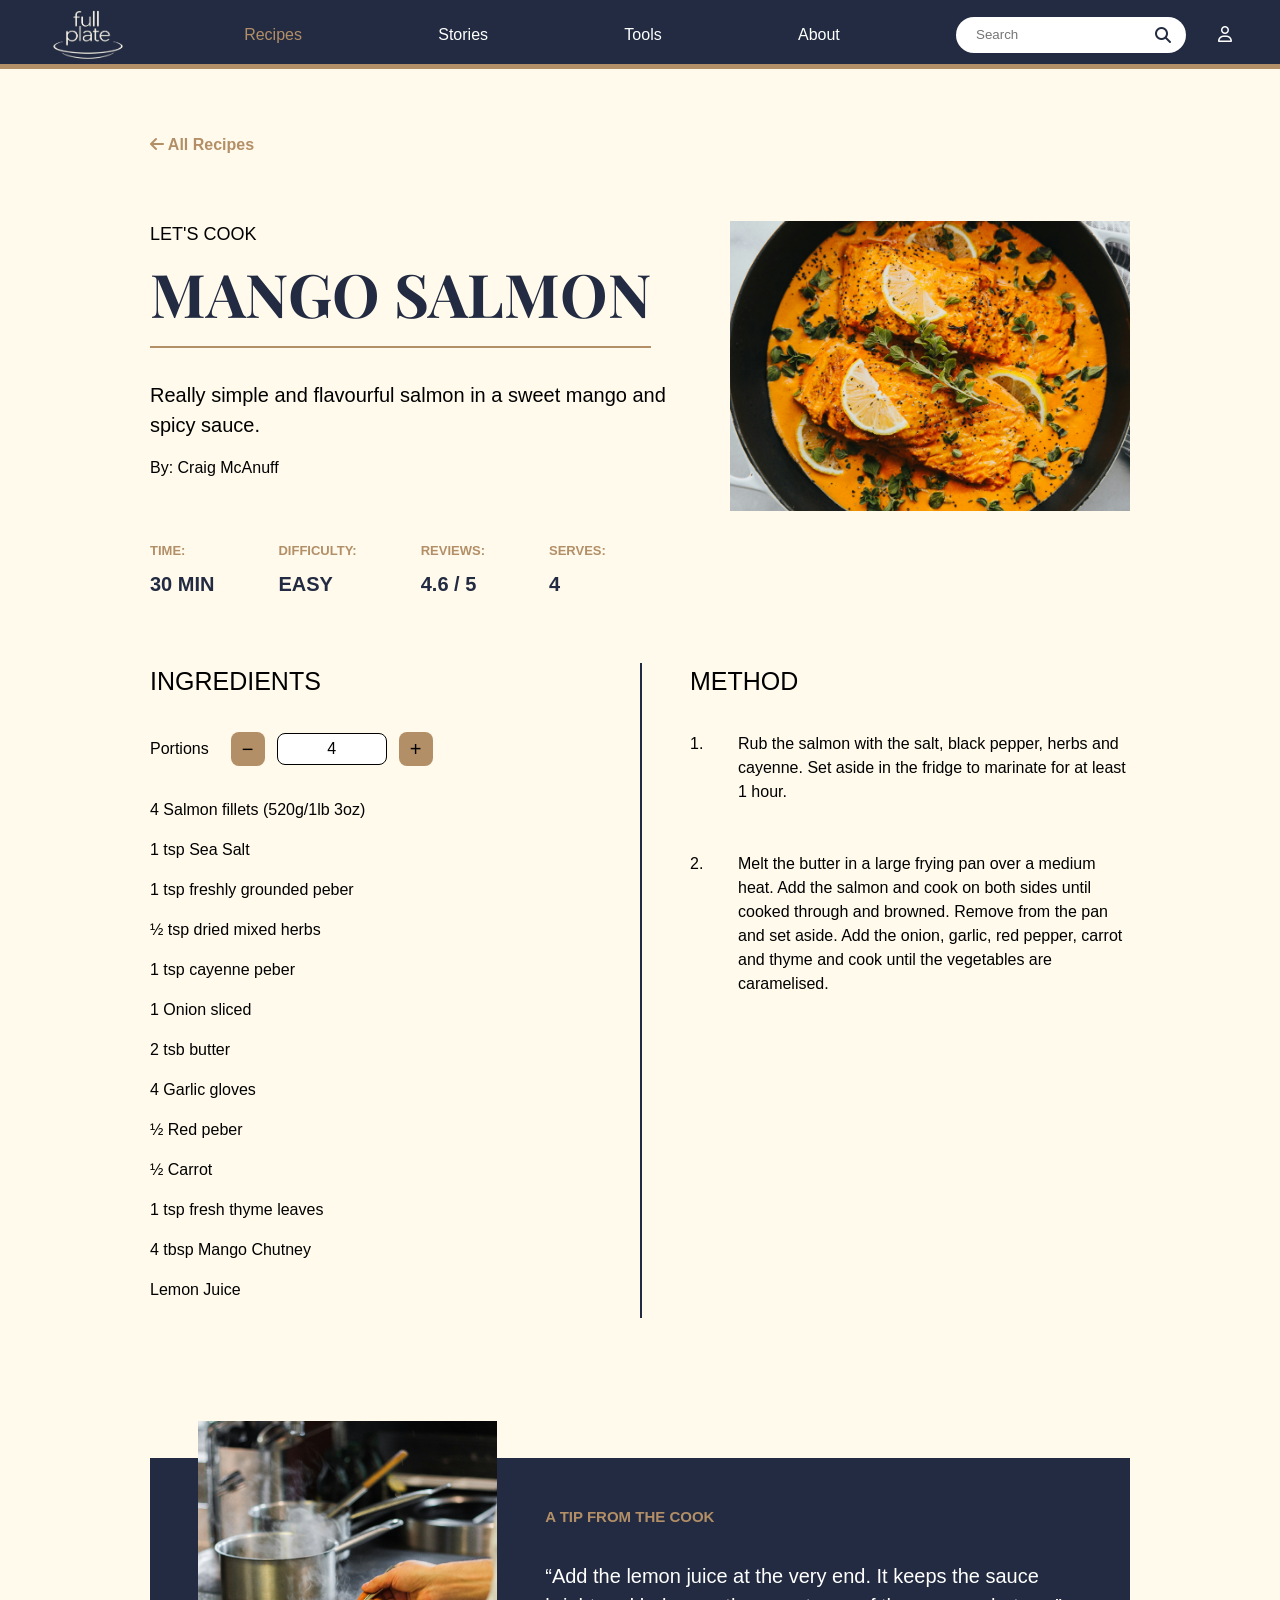
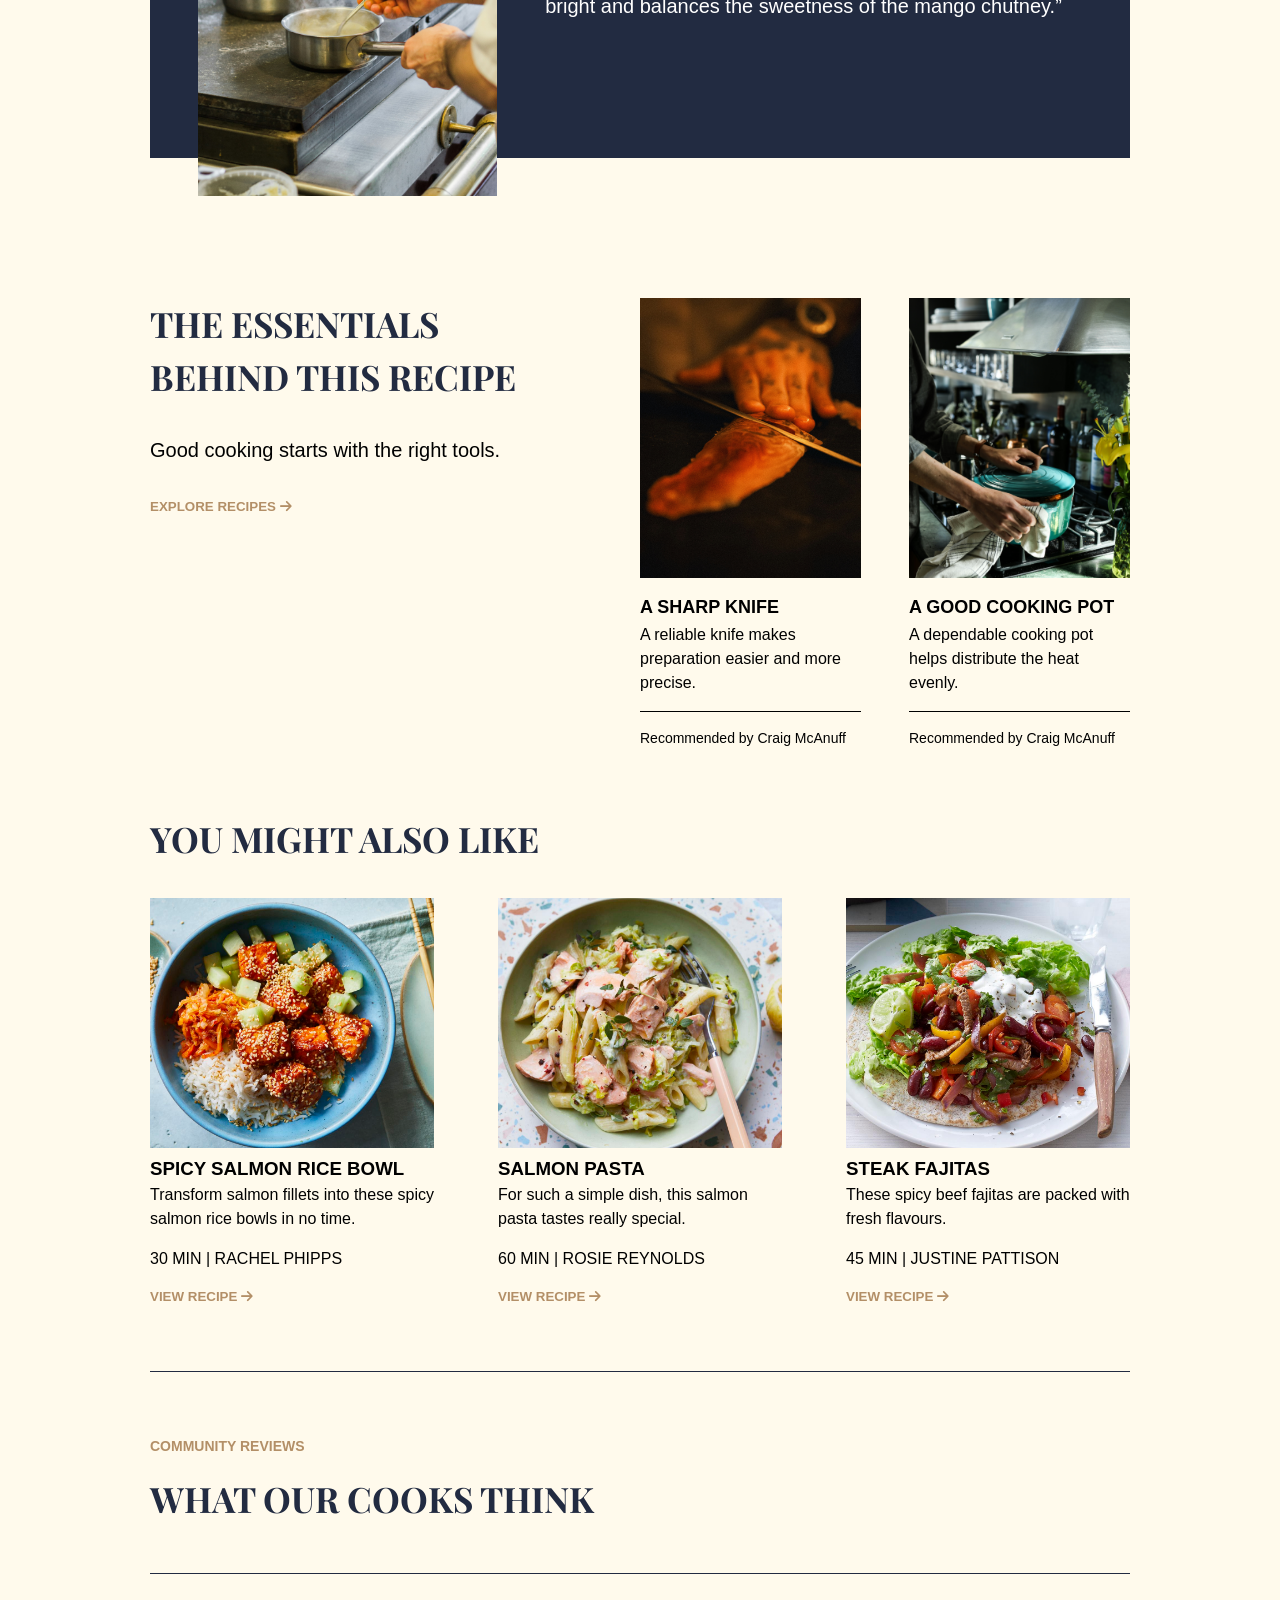
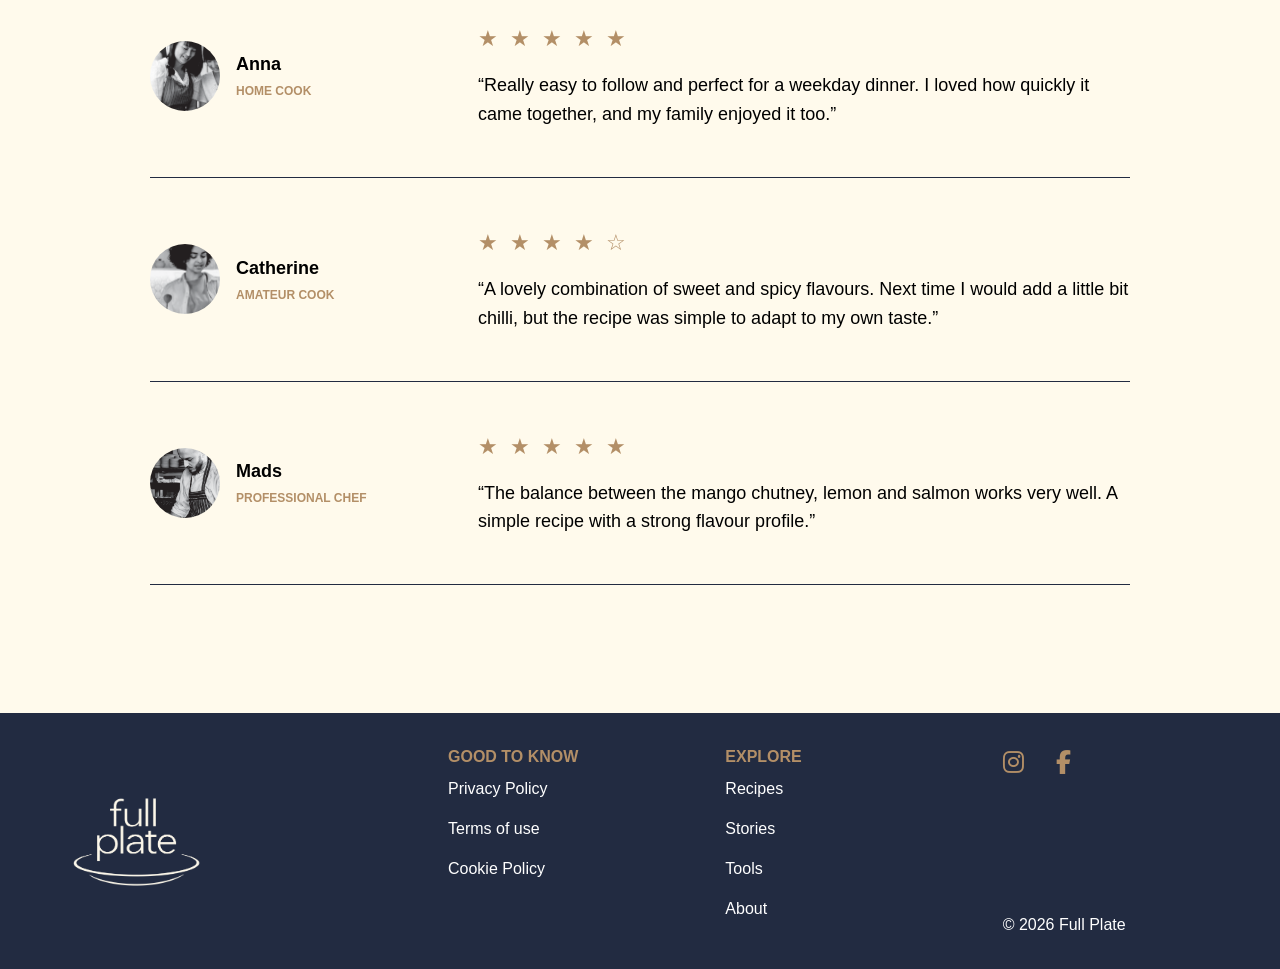
<file: single-recipe.html>
<!DOCTYPE html>
<html lang="en">

<head>
    <meta charset="UTF-8">
    <meta name="viewport" content="width=device-width, initial-scale=1.0">
    <link rel="stylesheet" href="./style.css">
    <link rel="stylesheet" href="https://cdnjs.cloudflare.com/ajax/libs/font-awesome/6.7.2/css/all.min.css">
    <script src="./assets/js/app.js" defer></script>
    <script src="./assets/js/single-recipe.js" defer></script>
    <title>Full Plate</title>
</head>

<body>
    <header class="header">
        <div class="progress"></div>
        <nav class="nav">

            <!-- Logo -->
            <a href="#" class="logo">
                <img src="./assets/img/fullplate-logo-offwhite.svg" alt="Full Plate logo">
            </a>

            <!-- Navigation -->
            <ul class="nav-links">
                <li class="current-menu-item"><a href="./recipes.html">Recipes</a></li>
                <li><a href="./food-stories.html">Stories</a></li>
                <li><a href="./tools.html">Tools</a></li>
                <li><a href="#">About</a></li>
            </ul>

            <!-- Search + login -->
            <div class="nav-actions">

                <div class="search">
                    <input type="search" placeholder="Search">
                    <i class="fa-solid fa-magnifying-glass"></i>
                </div>

                <a href="#" class="user-login">
                    <i class="fa-regular fa-user"></i>
                </a>

            </div>

        </nav>
    </header>
    <main>
        <div class="all-recipes-arrow"><a href="./recipes.html"><i class="fa-solid fa-arrow-left"></i> All Recipes</a>
        </div>
        <article class="recipe-hero">
            <p class="hero-label">LET'S COOK</p>

            <div class="hero-text">
                <h1 class="hero-text-recipe">MANGO SALMON</h1>
                <p>
                    Really simple and flavourful salmon in a sweet mango and spicy sauce.
                </p>
            </div>

            <p class="recipe-author">By: Craig McAnuff</p>

            <div class="hero-recipe-img">
                <img src="./assets/img/autumn.jpg" alt="Mango salmon dish">
            </div>
        </article>
        <div class="recipe-meta-info">
            <div class="meta-info">
                <p>TIME:</p>
                <p>30 MIN</p>
            </div>
            <div class="meta-info">
                <p>DIFFICULTY:</p>
                <p>EASY</p>
            </div>
            <div class="meta-info">
                <p>REVIEWS:</p>
                <p>4.6 / 5</p>
            </div>
            <div class="meta-info">
                <p>SERVES:</p>
                <p>4</p>
            </div>
        </div>
        <section class="recipe-details">
            <article class="ingredients">
                <h3>INGREDIENTS</h3>

                <div class="portions">
                    <p>Portions</p>

                    <button type="button" aria-label="Decrease portions">−</button>

                    <span>4</span>

                    <button type="button" aria-label="Increase portions">+</button>
                </div>


                <ul>
                    <li>4 Salmon fillets (520g/1lb 3oz)</li>
                    <li>1 tsp Sea Salt</li>
                    <li>1 tsp freshly grounded peber</li>
                    <li>½ tsp dried mixed herbs</li>
                    <li>1 tsp cayenne peber</li>
                    <li>1 Onion sliced</li>
                    <li>2 tsb butter</li>
                    <li>4 Garlic gloves</li>
                    <li>½ Red peber</li>
                    <li>½ Carrot</li>
                    <li>1 tsp fresh thyme leaves</li>
                    <li>4 tbsp Mango Chutney</li>
                    <li>Lemon Juice</li>
                </ul>
            </article>
            <article class="method">
                <h3>METHOD</h3>
                <ol>
                    <li>
                        Rub the salmon with the salt, black pepper, herbs and cayenne.
                        Set aside in the fridge to marinate for at least 1 hour.
                    </li>
                    <li>
                        Melt the butter in a large frying pan over a medium heat.
                        Add the salmon and cook on both sides until cooked through
                        and browned. Remove from the pan and set aside. Add the onion,
                        garlic, red pepper, carrot and thyme and cook until the
                        vegetables are caramelised.
                    </li>
                </ol>

            </article>
        </section>
        <!-- Tip fra kokken -->
        <div class="blue-card tip-card">
            <img class="blue-card-img" src="./assets/img/vladimir-gladkov-RwVzdDS3ru8-unsplash.jpg"
                alt="Cook preparing food">

            <div class="blue-box">
                <div class="recipe-tip">
                    <h3>A TIP FROM THE COOK</h3>

                    <p>
                        “Add the lemon juice at the very end. It keeps the sauce
                        bright and balances the sweetness of the mango chutney.”
                    </p>
                </div>
            </div>
        </div>
        <!-- Anbefalede redskaber -->
        <section class="recipe-essentials">

            <div class="essentials-intro">
                <h2>THE ESSENTIALS BEHIND THIS RECIPE</h2>

                <p>Good cooking starts with the right tools.</p>

                <button class="btn"><a href="#" class="btn-arrow">EXPLORE RECIPES
                        <i class="fa-solid fa-arrow-right"></i></a></button>
            </div>
            <article class="essential-card">
                <img src="./assets/img/ruben-mavarez-f68AqsStlco-unsplash.jpg" alt="A sharp kitchen knife">

                <h3>A SHARP KNIFE</h3>

                <p>A reliable knife makes preparation easier and more precise.</p>

                <div>
                    <p>Recommended by Craig McAnuff</p>
                </div>
            </article>
            <article class="essential-card">
                <img src="./assets/img/odiseo-castrejon-s6BrlKXy7e0-unsplash.jpg" alt="A cooking pot">

                <h3>A GOOD COOKING POT</h3>

                <p>A dependable cooking pot helps distribute the heat evenly.</p>

                <div>
                    <p>Recommended by Craig McAnuff</p>
                </div>
            </article>
        </section>
        <!-- Relaterede opskrifter -->
        <h2>YOU MIGHT ALSO LIKE</h2>
        <div class="related-recipes-container">
            <article class="related-recipe">
                <img src="./assets/img/spicy_salmon_bite_rice_16300_16x9.jpg" alt="Spicy salmon rice bowl dish">
                <h3>SPICY SALMON RICE BOWL</h3>
                <p>Transform salmon fillets into these spicy salmon rice bowls in no time.</p>
                <p class="author-related-recipe">30 MIN | RACHEL PHIPPS</p>
                <button class="btn"><a href="#" class="btn-arrow">VIEW RECIPE
                        <i class="fa-solid fa-arrow-right"></i></a></button>
            </article>
            <article class="related-recipe">
                <img src="./assets/img/salmon_pasta_36158_16x9.jpg" alt="Salmon Pasta dish">
                <h3>SALMON PASTA</h3>
                <p>For such a simple dish, this salmon pasta tastes really special.</p>
                <p class="author-related-recipe">60 MIN | ROSIE REYNOLDS</p>
                <button class="btn"><a href="#" class="btn-arrow">VIEW RECIPE
                        <i class="fa-solid fa-arrow-right"></i></a></button>
            </article>
            <article class="related-recipe">
                <img src="./assets/img/sizzling_steak_fajitas_04117_16x9.jpg" alt="Steak Fajitas dish">
                <h3>STEAK FAJITAS</h3>
                <p>These spicy beef fajitas are packed with fresh flavours.</p>
                <p class="author-related-recipe">45 MIN | JUSTINE PATTISON</p>
                <button class="btn"><a href="#" class="btn-arrow">VIEW RECIPE
                        <i class="fa-solid fa-arrow-right"></i></a></button>
            </article>
        </div>

        <!-- Kommentarfelt -->

        <section class="recipe-reviews">

            <div class="reviews-heading">
                <p>COMMUNITY REVIEWS</p>
                <h2>WHAT OUR COOKS THINK</h2>
            </div>

            <div class="review-list">

                <!-- Anna -->
                <article class="review">
                    <div class="review-author">
                        <img src="./assets/img/anna.png" alt="Anna, Home Cook">

                        <div>
                            <h3>Anna</h3>
                            <p>HOME COOK</p>
                        </div>
                    </div>

                    <div class="review-content">
                        <div class="review-stars" aria-label="5 out of 5 stars">
                            ★ ★ ★ ★ ★
                        </div>

                        <p>
                            “Really easy to follow and perfect for a weekday dinner.
                            I loved how quickly it came together, and my family enjoyed it too.”
                        </p>
                    </div>
                </article>


                <!-- Catherine -->
                <article class="review">
                    <div class="review-author">
                        <img src="./assets/img/catherine.png" alt="Catherine, Amateur Cook">

                        <div>
                            <h3>Catherine</h3>
                            <p>AMATEUR COOK</p>
                        </div>
                    </div>

                    <div class="review-content">
                        <div class="review-stars" aria-label="4 out of 5 stars">
                            ★ ★ ★ ★ ☆
                        </div>

                        <p>
                            “A lovely combination of sweet and spicy flavours.
                            Next time I would add a little bit chilli, but the recipe
                            was simple to adapt to my own taste.”
                        </p>
                    </div>
                </article>


                <!-- Mads -->
                <article class="review">
                    <div class="review-author">
                        <img src="./assets/img/mads.png" alt="Mads, Professional Chef">

                        <div>
                            <h3>Mads</h3>
                            <p>PROFESSIONAL CHEF</p>
                        </div>
                    </div>

                    <div class="review-content">
                        <div class="review-stars" aria-label="5 out of 5 stars">
                            ★ ★ ★ ★ ★
                        </div>

                        <p>
                            “The balance between the mango chutney, lemon and salmon
                            works very well. A simple recipe with a strong flavour profile.”
                        </p>
                    </div>
                </article>

            </div>

        </section>
    </main>
    <footer class="site-footer">

        <div class="footer-content">

            <div class="footer-logo">
                <a href="index.html">
                    <img src="./assets/img/fullplate-logo-offwhite.svg" alt="Full Plate Logo">
                </a>
            </div>

            <nav class="footer-column" aria-label="Good to know">
                <h3>GOOD TO KNOW</h3>

                <ul>
                    <li><a href="#">Privacy Policy</a></li>
                    <li><a href="#">Terms of use</a></li>
                    <li><a href="#">Cookie Policy</a></li>
                </ul>
            </nav>

            <nav class="footer-column" aria-label="Explore">
                <h3>EXPLORE</h3>

                <ul>
                    <li><a href="#">Recipes</a></li>
                    <li><a href="#">Stories</a></li>
                    <li><a href="#">Tools</a></li>
                    <li><a href="#">About</a></li>
                </ul>
            </nav>

            <div class="footer-right">

                <div class="footer-socials">
                    <a href="#" aria-label="Instagram">
                        <i class="fa-brands fa-instagram"></i>
                    </a>

                    <a href="#" aria-label="Facebook">
                        <i class="fa-brands fa-facebook-f"></i>
                    </a>
                </div>

                <p>&copy; 2026 Full Plate</p>

            </div>

        </div>

    </footer>

</body>
</file>
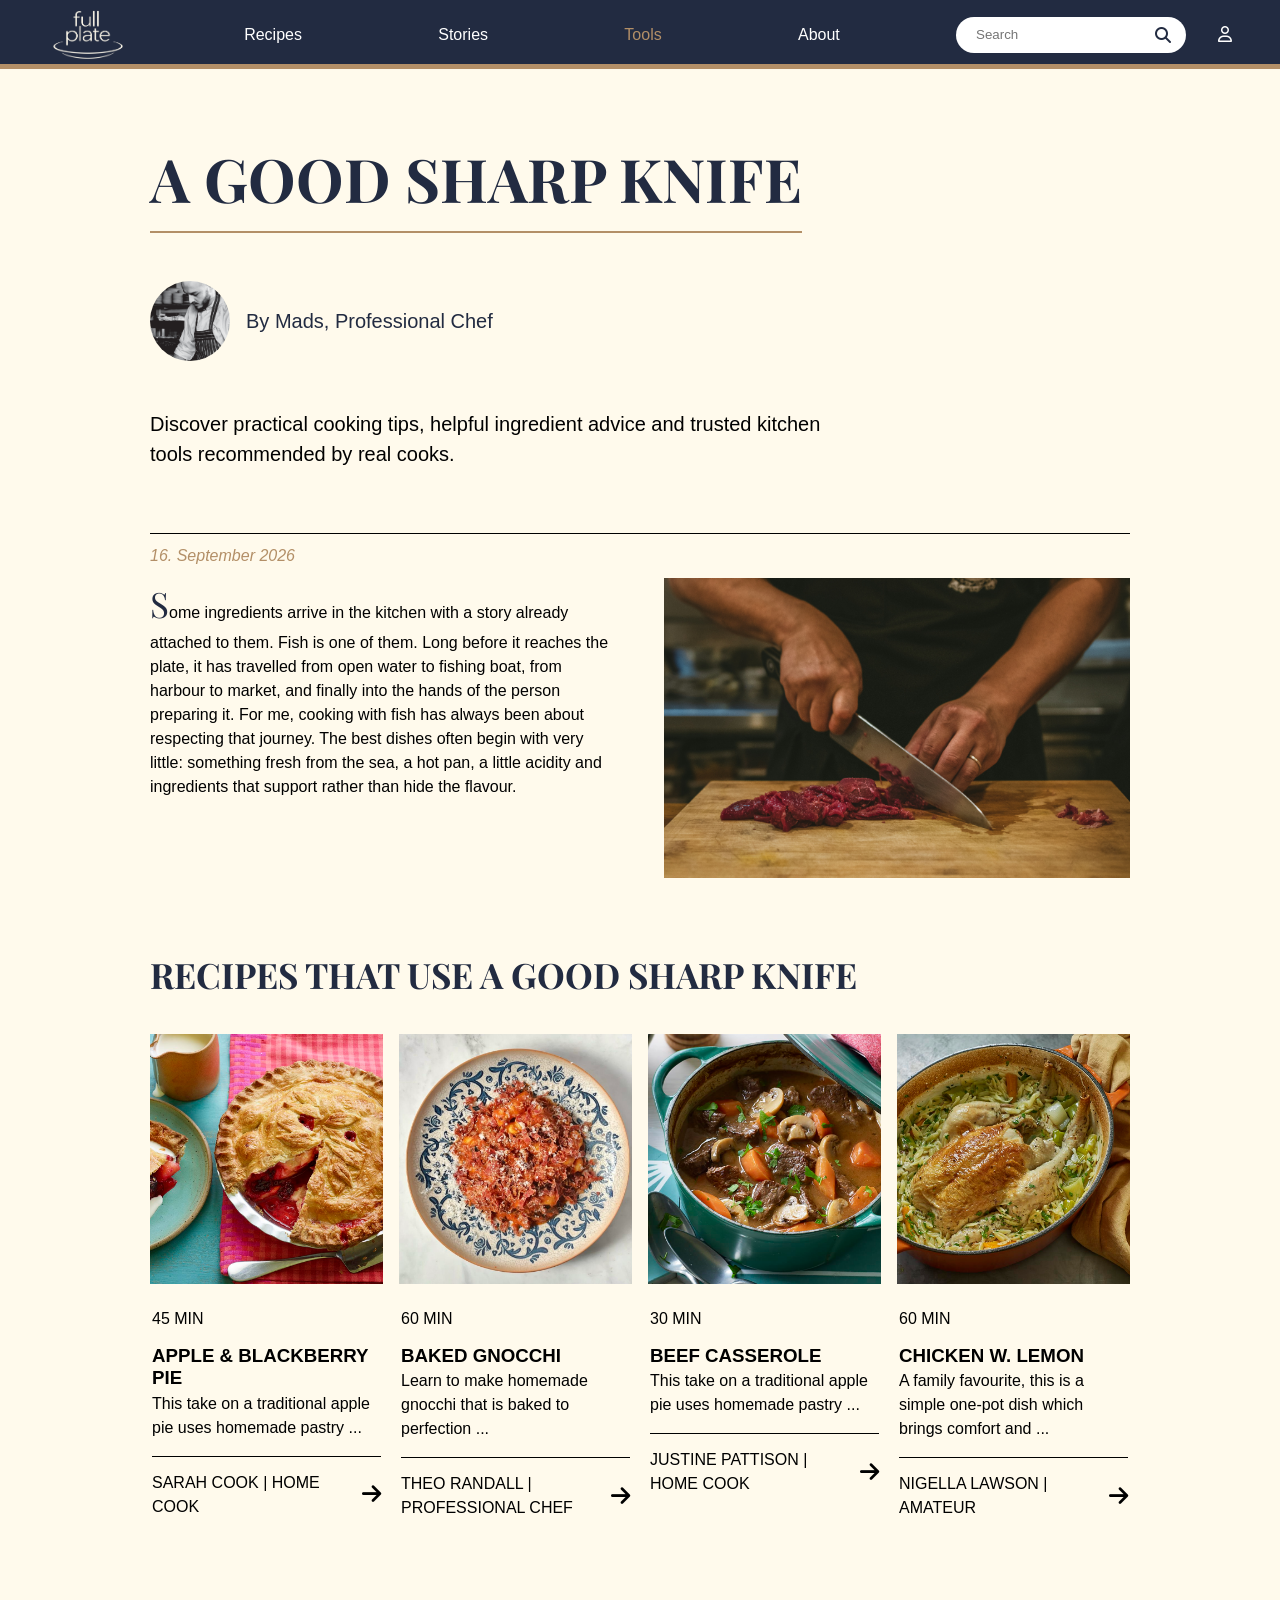
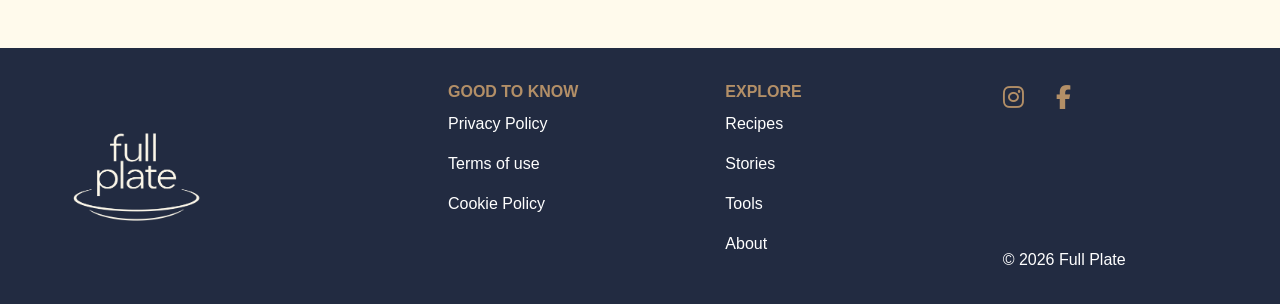
<file: single-tool.html>
<!DOCTYPE html>
<html lang="en">

<head>
    <meta charset="UTF-8">
    <meta name="viewport" content="width=device-width, initial-scale=1.0">
    <link rel="stylesheet" href="./style.css">
    <link rel="stylesheet" href="https://cdnjs.cloudflare.com/ajax/libs/font-awesome/6.7.2/css/all.min.css">
    <script src="./assets/js/app.js" defer></script>
    <title>Single Tool</title>
</head>

<body>

    <header class="header">
        <div class="progress"></div>
        <nav class="nav">

            <!-- Logo -->
            <a href="#" class="logo">
                <img src="./assets/img/fullplate-logo-offwhite.svg" alt="Full Plate logo">
            </a>

            <!-- Navigation -->
            <ul class="nav-links">
                <li><a href="./recipes.html">Recipes</a></li>
                <li><a href="./food-stories.html">Stories</a></li>
                <li class="current-menu-item"><a href="./tools.html">Tools</a></li>
                <li><a href="#">About</a></li>
            </ul>

            <!-- Search + login -->
            <div class="nav-actions">

                <div class="search">
                    <input type="search" placeholder="Search">
                    <i class="fa-solid fa-magnifying-glass"></i>
                </div>

                <a href="#" class="user-login">
                    <i class="fa-regular fa-user"></i>
                </a>

            </div>

        </nav>
    </header>

    <main>

        <article class="hero">
            <div class="hero-text">
                <h1>A GOOD SHARP KNIFE</h1>


                <div class="story-author">
                    <img src="./assets/img/mads.png" alt="Mads, Proffesional Chef">
                    <p>By Mads, Professional Chef</p>
                </div>

                <p>Discover practical cooking tips, helpful ingredient advice and trusted kitchen tools recommended by
                    real cooks.</p>
            </div>
        </article>


        <p class="story-date">16. September 2026</p>

        <div class="food-story-container tool-container">
            <article class="foodstory-content">
                <div class="foodstory-text">
                    <p><span class="first-letter">S</span>ome ingredients arrive in the kitchen with a story already
                        attached to them. Fish is one of them.

                        Long before it reaches the plate, it has travelled from open water to fishing boat, from harbour
                        to market, and finally into the hands of the person preparing it.

                        For me, cooking with fish has always been about respecting that journey. The best dishes often
                        begin with very little: something fresh from the sea, a hot pan, a little acidity and
                        ingredients that support rather than hide the flavour.</p>
                </div>
            </article>
            <article class="foodstory-content">
                <div class="foodstory-text">
                    <img class="foodstory-img" src="./assets/img/sharp-knife.jpg" alt="A good sharp knife">
                </div>
            </article>
        </div>
        <h2>RECIPES THAT USE A GOOD SHARP KNIFE</h2>

        <div class="recipes-cards-container">

            <article class="recipe-card">
                <img class="recipe-card-img" src="./assets/img/apple_and_blackberry_pie_80942_16x9.jpg"
                    alt="Apple and black berry pie">
                <div class="recipe-card-text">
                    <p>45 MIN</p>
                    <h3>APPLE & BLACKBERRY PIE</h3>
                    <p>This take on a traditional apple pie uses homemade pastry ...</p>

                    <div>
                        <p class="author-level-thin">SARAH COOK | HOME COOK</p>

                        <a href="#" aria-label="Read Apple & Blackberry Pie">
                            <i class="fa-solid fa-arrow-right"></i>
                        </a>
                    </div>
                </div>
            </article>
            <article class="recipe-card">
                <img class="recipe-card-img" src="./assets/img/baked_gnocchi_with_24351_16x9.jpg">
                <div class="recipe-card-text">
                    <p>60 MIN</p>
                    <h3>BAKED GNOCCHI</h3>
                    <p>Learn to make homemade gnocchi that is baked to perfection ...</p>

                    <div>
                        <p class="author-level-thin">THEO RANDALL | PROFESSIONAL CHEF</p>

                        <a href="#" aria-label="Read Baked Gnocchi">
                            <i class="fa-solid fa-arrow-right"></i>
                        </a>
                    </div>
                </div>
            </article>
            <article class="recipe-card">
                <img class="recipe-card-img" src="./assets/img/beef casserole.jpg">
                <div class="recipe-card-text">
                    <p>30 MIN</p>
                    <h3>BEEF CASSEROLE</h3>
                    <p>This take on a traditional apple pie uses homemade pastry ...</p>

                    <div>
                        <p class="author-level-thin">JUSTINE PATTISON | HOME COOK</p>

                        <a href="#" aria-label="Read Apple & Blackberry Pie">
                            <i class="fa-solid fa-arrow-right"></i>
                        </a>
                    </div>
                </div>
            </article>
            <article class="recipe-card">
                <img class="recipe-card-img" src="./assets/img/chicken in a pot.jpg">
                <div class="recipe-card-text">
                    <p>60 MIN</p>
                    <h3>CHICKEN W. LEMON</h3>
                    <p>A family favourite, this is a simple one-pot dish which brings comfort and ...</p>

                    <div>
                        <p class="author-level-thin">NIGELLA LAWSON | AMATEUR</p>

                        <a href="#" aria-label="Read Apple & Blackberry Pie">
                            <i class="fa-solid fa-arrow-right"></i>
                        </a>
                    </div>
                </div>
            </article>
        </div>
    </main>


    <footer class="site-footer">

        <div class="footer-content">

            <div class="footer-logo">
                <a href="index.html">
                    <img src="./assets/img/fullplate-logo-offwhite.svg" alt="Full Plate Logo">
                </a>
            </div>

            <nav class="footer-column" aria-label="Good to know">
                <h3>GOOD TO KNOW</h3>

                <ul>
                    <li><a href="#">Privacy Policy</a></li>
                    <li><a href="#">Terms of use</a></li>
                    <li><a href="#">Cookie Policy</a></li>
                </ul>
            </nav>

            <nav class="footer-column" aria-label="Explore">
                <h3>EXPLORE</h3>

                <ul>
                    <li><a href="#">Recipes</a></li>
                    <li><a href="#">Stories</a></li>
                    <li><a href="#">Tools</a></li>
                    <li><a href="#">About</a></li>
                </ul>
            </nav>

            <div class="footer-right">

                <div class="footer-socials">
                    <a href="#" aria-label="Instagram">
                        <i class="fa-brands fa-instagram"></i>
                    </a>

                    <a href="#" aria-label="Facebook">
                        <i class="fa-brands fa-facebook-f"></i>
                    </a>
                </div>

                <p>&copy; 2026 Full Plate</p>

            </div>

        </div>

    </footer>
</body>

</html>
</file>
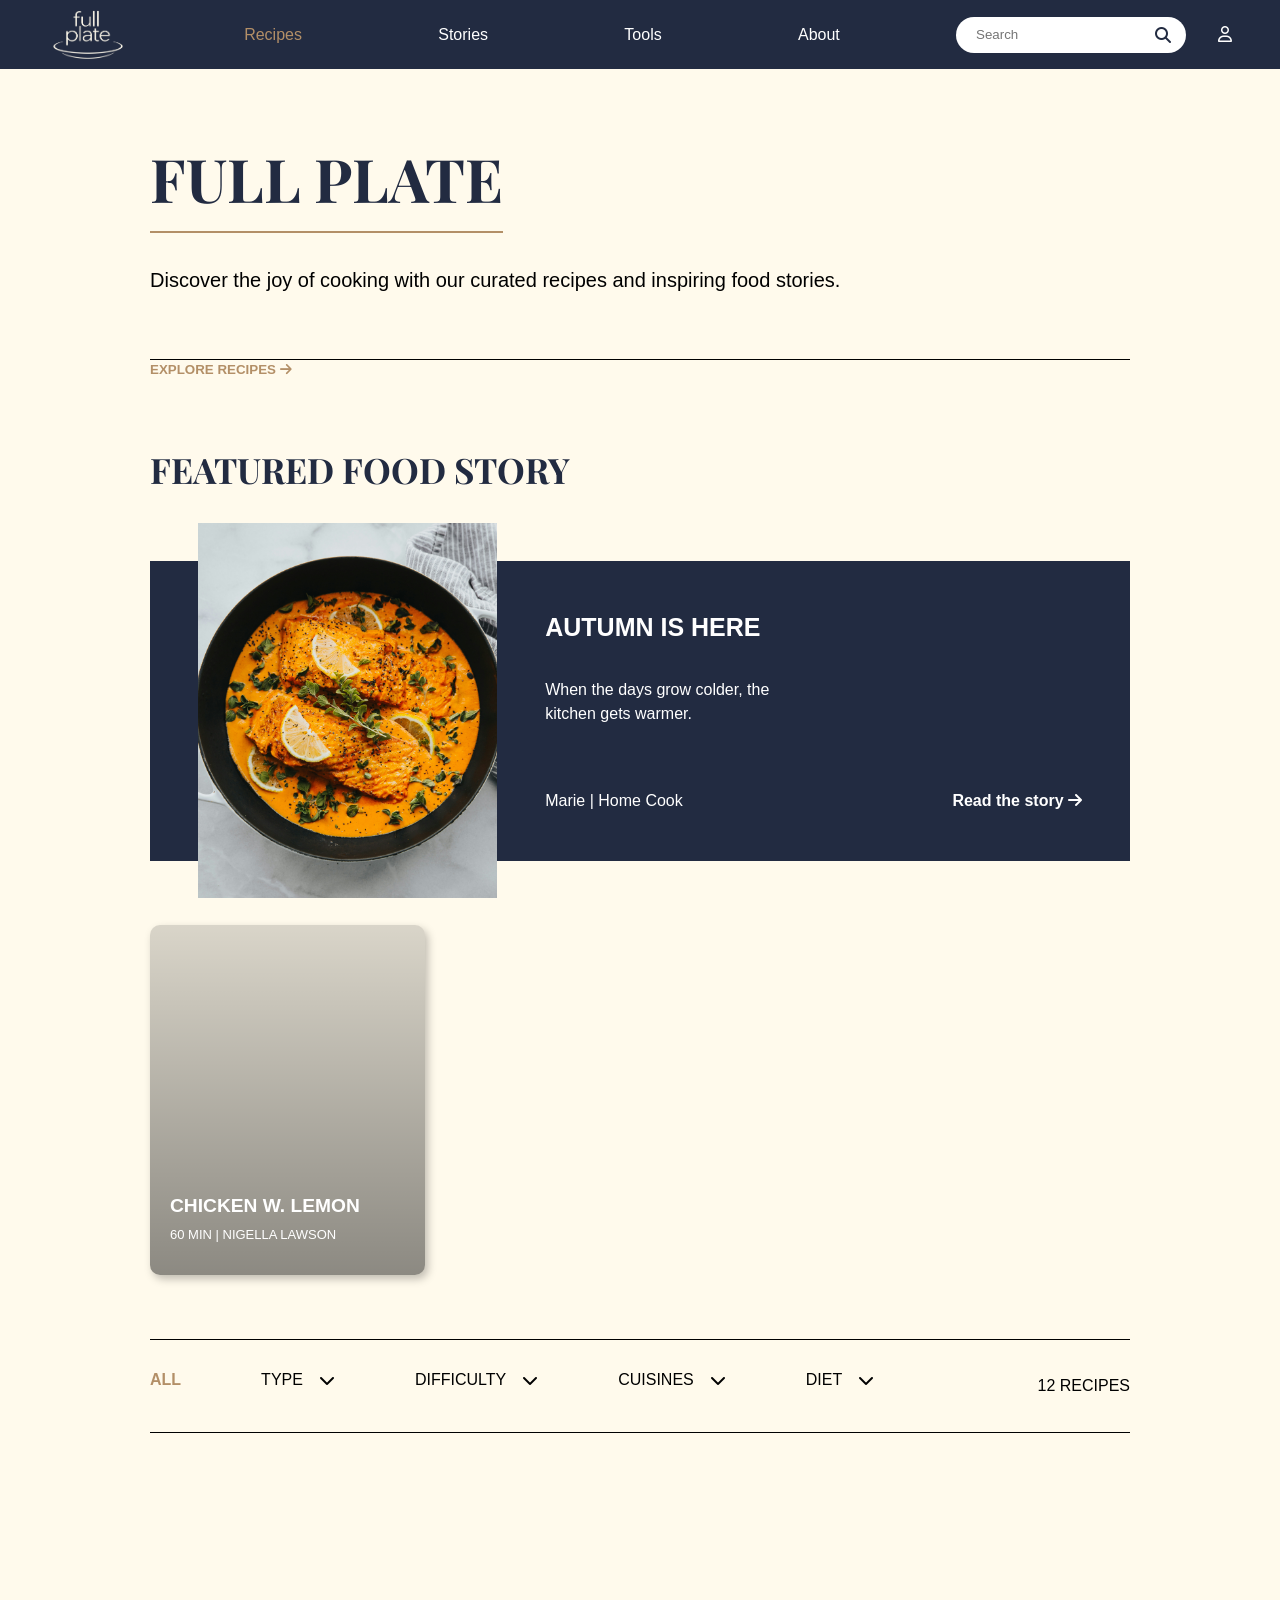
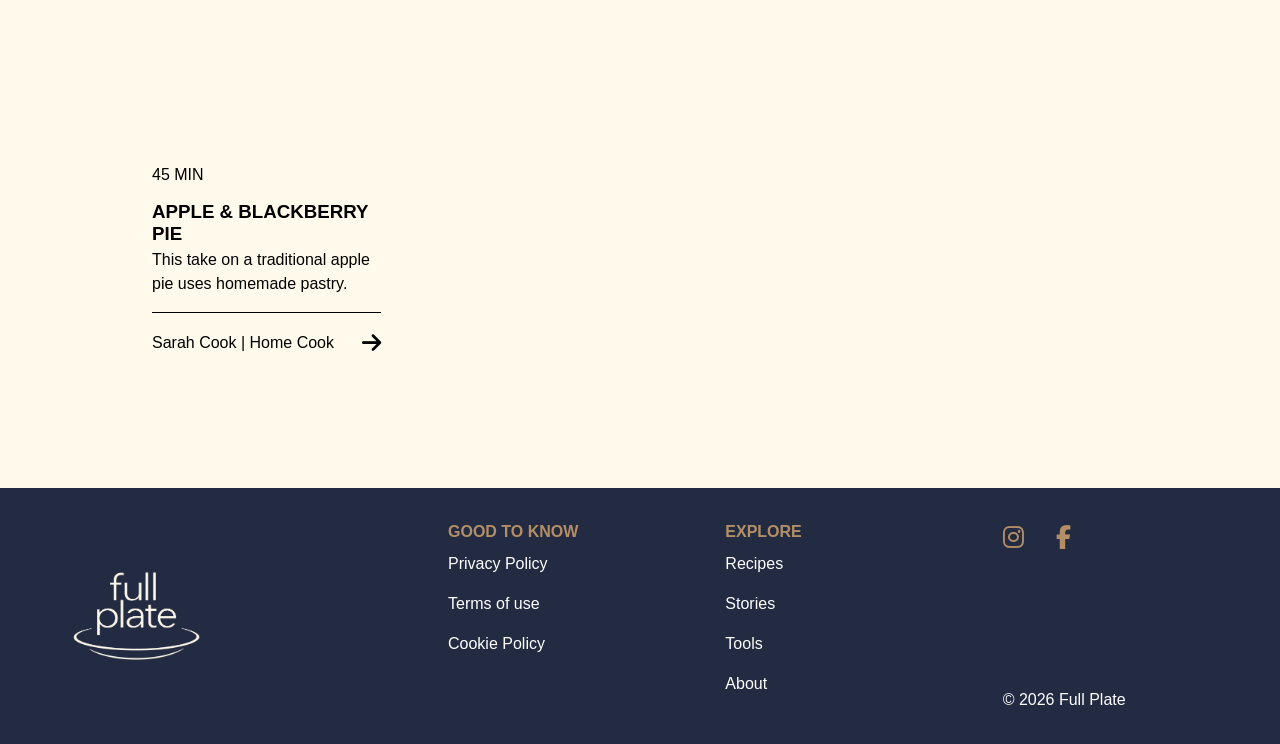
<file: test.html>
<!DOCTYPE html>
<html lang="en">

<head>
    <meta charset="UTF-8">
    <meta name="viewport" content="width=device-width, initial-scale=1.0">
    <link rel="stylesheet" href="./style.css">
    <link rel="stylesheet" href="https://cdnjs.cloudflare.com/ajax/libs/font-awesome/6.7.2/css/all.min.css">
    <script src="./assets/js/app.js" defer></script>
    <title>Full Plate</title>
</head>

<body>
    <header class="header">
        <nav class="nav">

            <!-- Logo -->
            <a href="#" class="logo">
                <img src="./assets/img/fullplate-logo-offwhite.svg" alt="Full Plate logo">
            </a>

            <!-- Navigation -->
            <ul class="nav-links">
                <li class="current-menu-item"><a href="./recipes.html">Recipes</a></li>
                <li><a href="./food-stories.html">Stories</a></li>
                <li><a href="./tools.html">Tools</a></li>
                <li><a href="#">About</a></li>
            </ul>

            <!-- Search + login -->
            <div class="nav-actions">

                <div class="search">
                    <input type="search" placeholder="Search">
                    <i class="fa-solid fa-magnifying-glass"></i>
                </div>

                <a href="#" class="user-login">
                    <i class="fa-regular fa-user"></i>
                </a>

            </div>

        </nav>
    </header>

    <main>
        <article class="hero">
            <div class="hero-text">
                <h1>FULL PLATE</h1>
                <p>Discover the joy of cooking with our curated recipes and inspiring food stories.</p>
            </div>
        </article>

        <button class="btn"><a href="#" class="btn-arrow">EXPLORE RECIPES
                <i class="fa-solid fa-arrow-right"></i></a></button>


        <h2>FEATURED FOOD STORY</h2>
        <!-- Blå card boks -->
        <div class="blue-card">

            <img class="blue-card-img" src="./assets/img/autumn.jpg" alt="Autumn food">

            <div class="blue-box">

                <div class="blue-box-text">
                    <h3>AUTUMN IS HERE</h3>
                    <p>
                        When the days grow colder, the<br>
                        kitchen gets warmer.
                    </p>
                </div>

                <div class="blue-box-bottom">
                    <p>Marie | Home Cook</p>
                    <a href="#" class="btn-arrow blue-card-link">
                        Read the story
                        <i class="fa-solid fa-arrow-right"></i>
                    </a>
                </div>
            </div>

        </div>



        <!-- Focused Entry Points Card -->
        <div class="fep-card-container">
            <article class="fep-card-content">
                <div class="fep-card-text">
                    <h3>CHICKEN W. LEMON</h3>
                    <p>60 MIN | NIGELLA LAWSON</p>
                </div>
            </article>
            <!-- 		<article class="fep-card-content">
			<div class="fep-card-text">
				<h3>CHICKEN W. LEMON</h3>
				<p>60 MIN | NIGELLA LAWSON</p>
			</div>
		</article>
		<article class="fep-card-content">
			<div class="fep-card-text">
				<h3>CHICKEN W. LEMON</h3>
				<p>60 MIN | NIGELLA LAWSON</p>
			</div>
		</article>
		<article class="fep-card-content">
			<div class="fep-card-text">
				<h3>CHICKEN W. LEMON</h3>
				<p>60 MIN | NIGELLA LAWSON</p>
			</div>
		</article> -->
        </div>

        <!-- Filtre -->
        <div class="recipe-filter" aria-label="Filter recipes">
            <div class="recipe-filter-options">
                <button class="filter-button active" type="button">ALL</button>
                <button class="filter-button" type="button">TYPE<i class="fa-solid fa-chevron-down"></i></button>
                <button class="filter-button" type="button">DIFFICULTY<i class="fa-solid fa-chevron-down"></i></button>
                <button class="filter-button" type="button">CUISINES<i class="fa-solid fa-chevron-down"></i></button>
                <button class="filter-button" type="button">DIET<i class="fa-solid fa-chevron-down"></i></button>
            </div>
            <p class="recipe-count">12 RECIPES</p>
        </div>

        <!-- Cards til recipes -->
        <div class="recipes-cards-container">

            <article class="recipe-card">
                <div class="recipe-card-img"></div>
                <div class="recipe-card-text">
                    <p>45 MIN</p>
                    <h3>APPLE & BLACKBERRY PIE</h3>
                    <p>This take on a traditional apple pie uses homemade pastry.</p>

                    <div>
                        <p>Sarah Cook | Home Cook</p>

                        <a href="#" aria-label="Read Apple & Blackberry Pie">
                            <i class="fa-solid fa-arrow-right"></i>
                        </a>
                    </div>
                </div>
            </article>
            <!-- 		<article class="recipe-card">
			<div class="recipe-card-img"></div>
			<div class="recipe-card-text">
				<p>45 MIN</p>
				<h3>APPLE & BLACKBERRY PIE</h3>
				<p>This take on a traditional apple pie uses homemade pastry.</p>

				<div>
					<p>Sarah Cook | Home Cook</p>

					<a href="#" aria-label="Read Apple & Blackberry Pie">
						<i class="fa-solid fa-arrow-right"></i>
					</a>
				</div>
			</div>
		</article>
		<article class="recipe-card">
			<div class="recipe-card-img"></div>
			<div class="recipe-card-text">
				<p>45 MIN</p>
				<h3>APPLE & BLACKBERRY PIE</h3>
				<p>This take on a traditional apple pie uses homemade pastry.</p>

				<div>
					<p>Sarah Cook | Home Cook</p>

					<a href="#" aria-label="Read Apple & Blackberry Pie">
						<i class="fa-solid fa-arrow-right"></i>
					</a>
				</div>
			</div>
		</article>
		<article class="recipe-card">
			<div class="recipe-card-img"></div>
			<div class="recipe-card-text">
				<p>45 MIN</p>
				<h3>APPLE & BLACKBERRY PIE</h3>
				<p>This take on a traditional apple pie uses homemade pastry.</p>

				<div>
					<p>Sarah Cook | Home Cook</p>

					<a href="#" aria-label="Read Apple & Blackberry Pie">
						<i class="fa-solid fa-arrow-right"></i>
					</a>
				</div>
			</div>
		</article> -->
        </div>
    </main>
    <footer class="site-footer">

        <div class="footer-content">

            <div class="footer-logo">
                <a href="index.html">
                    <img src="./assets/img/fullplate-logo-offwhite.svg" alt="Full Plate Logo">
                </a>
            </div>

            <nav class="footer-column" aria-label="Good to know">
                <h3>GOOD TO KNOW</h3>

                <ul>
                    <li><a href="#">Privacy Policy</a></li>
                    <li><a href="#">Terms of use</a></li>
                    <li><a href="#">Cookie Policy</a></li>
                </ul>
            </nav>

            <nav class="footer-column" aria-label="Explore">
                <h3>EXPLORE</h3>

                <ul>
                    <li><a href="#">Recipes</a></li>
                    <li><a href="#">Stories</a></li>
                    <li><a href="#">Tools</a></li>
                    <li><a href="#">About</a></li>
                </ul>
            </nav>

            <div class="footer-right">

                <div class="footer-socials">
                    <a href="#" aria-label="Instagram">
                        <i class="fa-brands fa-instagram"></i>
                    </a>

                    <a href="#" aria-label="Facebook">
                        <i class="fa-brands fa-facebook-f"></i>
                    </a>
                </div>

                <p>&copy; 2026 Full Plate</p>

            </div>

        </div>

    </footer>
</body>

</html>
</file>
<file: style.css>
/* Font */
@import url('https://fonts.googleapis.com/css2?family=Playfair+Display:ital,wght@0,400..900;1,400..900&display=swap');

/* General styling */
body {
    padding: 0;
    margin: 0;
    font-family: "Roboto", sans-serif;
    background-color: var(--offWhite);
}

* {
    box-sizing: border-box;
    line-height: 1.5;
    margin: 0;
}

main {
    margin: 0 150px;
}

:root {
    --navy: #222B41;
    --offWhite: #FFFAEC;
    --camel: #B38F67;
    --white: #ffff;
    --black: #000000;
    --smallGap: 1rem;
    --mediumGap: 2rem;
    --largeGap: 3rem;
    --largestGap: 4rem;
    --h1Size: 60px;
    --h2Size: 35px;
    --h3Size: 25px;
}

/* Styling af */
.btn {
    display: flex;
    gap: var(--mediumGap);
    border: none;
    padding: 0;
    background: none;
}

.btn-arrow {
    color: var(--camel);
    text-decoration: none;
    font-weight: 700;
    font-family: "Roboto", sans-serif;
}

/* Tekst styling */

h1 {
    font-size: var(--h1Size);
    margin: var(--largestGap) 0 var(--mediumGap) 0;
    color: var(--navy);
    font-family: "Playfair Display", serif;

    width: fit-content;
    border-bottom: 2px solid var(--camel);
    padding-bottom: 0.5rem;
}

h2 {
    font-size: var(--h2Size);
    margin: var(--largestGap) 0 var(--mediumGap) 0;
    color: var(--navy);
    font-family: "Playfair Display", serif;
}


/* hero start */
.hero {
    border-bottom: 1px solid var(--black);
    padding-bottom: var(--largestGap);
}

.hero-text {
    max-width: 700px;
    font-size: 20px;
}

/* Blå boks med billede */

.blue-card {
    display: flex;
    width: 100%;
    height: 300px;
    padding-left: var(--largeGap);
    background-color: var(--navy);

    /* så billedet ikke overlapper andet på siden */
    margin-top: var(--largestGap);

    transition: transform 0.3s ease;
}

.blue-card-img {
    width: 50%;
    height: 375px;
    object-fit: cover;

    position: relative;
    top: -37.5px;
    /* Note til os selv - (fordi height på card er 300px og billedet er 375px) */
}

.blue-box {
    width: 100%;
    background-color: var(--navy);
    color: var(--white);
    padding: var(--largeGap);

    display: flex;
    flex-direction: column;
    justify-content: space-between;
}

.blue-card:hover {
    transform: scale(1.01);
}

.blue-box h3 {
    font-size: var(--h3Size);
    margin: 0 0 var(--mediumGap) 0;
}


.blue-box-bottom {
    display: flex;
    justify-content: space-between;
    align-items: center;
}

.btn-arrow.blue-card-link {
    color: var(--white);
    text-decoration: none;
}

.btn-arrow:hover {
    color: var(--camel);
    transform: translateY(-3px);
    transition: all 0.3s ease;
}

/* Blå boks slutter */

/* Header start */


.header {
    width: 100%;
    background-color: var(--navy);
    padding: 0.5rem var(--largeGap);


    position: sticky;
    top: 0;
    z-index: 1000;

    transition: background-color 0.3s ease;
}


.nav {
    display: flex;
    align-items: center;
    gap: var(--largeGap);
}

.logo img {
    width: 80px;
    display: block;
}

.nav-links {
    display: flex;
    align-items: center;
    justify-content: space-around;
    flex: 1;

    list-style: none;
    margin: 0;
    padding: 0;
}

.nav-links a {
    color: var(--white);
    text-decoration: none;
}

.nav-links a:hover {
    color: var(--camel);
}


/* Den side man befinder sig på */
.nav-links .current-menu-item a {
    color: var(--camel);
}

.user-login:hover {
    color: var(--camel);
}

.nav-actions {
    display: flex;
    align-items: center;
    gap: var(--mediumGap);
}

.search {
    position: relative;
}

.search input {
    width: 230px;
    padding: 8px 40px 8px 20px;
    border: none;
    border-radius: 30px;
    background-color: var(--white);
    outline: none;
}

.search i {
    position: absolute;
    right: 15px;
    top: 50%;
    transform: translateY(-50%);
    color: var(--navy);
}

.user-login {
    color: var(--white);
    text-decoration: none;
}

/* header slut */
/* Focused Entry Points cards */
.fep-card-container {
    display: grid;
    grid-template-columns: repeat(4, 275px);
    width: 100%;
    max-width: none;
    justify-content: space-between;
    margin-top: var(--largestGap);
}

.fep-card-content {
    position: relative;
    height: 350px;
    border-radius: 10px;
    overflow: hidden;
    box-shadow: 3px 4px 8px rgba(0, 0, 0, 0.25);
}

.fep-card-content:hover {
    transform: translateY(-3px);
    transition: all 0.3s ease;
}

.fep-card-img {
    display: block;
    width: 100%;
    height: 100%;
    object-fit: cover;
    object-position: center;
}

.fep-card-content::after {
    content: "";
    position: absolute;
    inset: 0;
    background: linear-gradient(to bottom, rgba(0, 0, 0, 0.15), rgba(0, 0, 0, 0.45));
}

.fep-card-text {
    position: absolute;
    left: 20px;
    right: 20px;
    bottom: 30px;
    z-index: 1;
    color: white;
}

.fep-card-text h3 {
    margin: 0 0 5px;
    font-size: larger;
    font-weight: 700;
}

.fep-card-text p {
    margin: 0;
    font-weight: 400;
    font-size: small;
}

/* Recipe cards */
/* Placering af alle recipe cards */
.recipes-cards-container {
    display: grid;
    grid-template-columns: repeat(4, 1fr);
    gap: var(--smallGap);
    width: 100%;
    padding-bottom: var(--largestGap);
    margin-bottom: var(--largestGap);
}

/* Det enkelte card */
.recipe-card {
    width: 100%;
    transition: transform 0.3s ease;

}

/* Cardets billede */
.recipe-card-img {
    width: 100%;
    height: 250px;
    background-size: cover;
    object-fit: cover;
    background-position: center;
    transition: transform 0.3s ease;

}

.recipe-card:hover {
    transform: scale(1.02);
}

.recipe-card-text {
    padding: 16px 2px 0;
}

.recipe-card-text>p:first-child {
    margin: 0 0 14px;
    font-weight: 400;
}

.recipe-card-text h3 {
    margin: 0 0 2px;
    line-height: 1.2;
    font-weight: 600;
}

.recipe-card-text>p:nth-of-type(2) {
    min-height: 48px;
    margin: 0 0 16px;
}

.recipe-card-text>div {
    display: flex;
    align-items: center;
    justify-content: space-between;
    gap: var(--smallGap);
    padding-top: 14px;
    border-top: 1px solid var(--black);
}

.recipe-card-text>div p {
    margin: 0;
}

.recipe-card-text>div a {
    color: var(--black);
    font-size: 22px;
    text-decoration: none;
}

.author-level-thin {
    font-weight: 390;
}

/* Recipe filter */
.recipe-filter {
    display: flex;
    align-items: center;
    justify-content: space-between;
    width: 100%;
    padding: 28px 0;
    border-top: 1px solid var(--black);
    border-bottom: 1px solid var(--black);
    margin: var(--largestGap) 0;
}

.recipe-filter-options {
    display: flex;
    align-items: center;
    gap: 80px;
}

.filter-button {
    position: relative;
    display: flex;
    align-items: center;
    gap: var(--smallGap);
    padding: 0 0 12px;
    color: var(--black);
    background: none;
    border: none;
    font-family: inherit;
    font-size: 16px;
    cursor: pointer;
}

.filter-button.active {
    color: var(--camel);
    font-weight: 700;
}

.filter-button i {
    font-size: 16px;
}

.recipe-count {
    margin: 0;
    font-weight: 400;
    white-space: nowrap;
    font-size: 16px;
}

/* Footer */
.site-footer {
    background-color: var(--navy);
    color: var(--white);
    padding: 32px 5%;
}

.footer-content {
    display: grid;
    grid-template-columns: 1.5fr 1fr 1fr 1fr;
    gap: var(--largestGap);

    width: 100%;
    max-width: 1400px;
    min-height: 170px;
    margin: 0 auto;
}

.footer-logo {
    display: flex;
    align-items: center;
}

.footer-logo img {
    width: 145px;
    height: auto;
    display: block;
}

.footer-column h3 {
    margin: 0 0 8px;
    color: var(--camel);
    font-size: 16px;
    font-weight: 600;
}

.footer-column ul {
    margin: 0;
    padding: 0;
    list-style: none;
}

.footer-column li {
    margin-bottom: var(--smallGap);
}

.footer-column a {
    color: white;
    text-decoration: none;
}

.footer-column a:hover {
    color: #c79b61;
}

.footer-right {
    display: flex;
    flex-direction: column;
    justify-content: space-between;
}

.footer-socials {
    display: flex;
    gap: var(--mediumGap);
}

.footer-socials a {
    color: var(--camel);
    font-size: 24px;
    text-decoration: none;
}

.footer-socials a:hover {
    color: var(--white);
}

.footer-right p {
    margin: 0;
}

/* ISABELLA START */
/* Food stories start */

/* Food stories slut */

/* single food story start */

/* lille author billede + navn */
.story-author {
    display: flex;
    align-items: center;
    gap: var(--smallGap);
    margin: var(--largeGap) 0;
}

.story-author img {
    width: 80px;
    height: 80px;
    border-radius: 50%;
    object-fit: cover;
}

.story-author p {
    color: var(--navy);
    font-size: 20px;
}


/* indhold */
.story-date {
    color: var(--camel);
    margin-bottom: 10px;
    font-style: italic;
    margin-top: 10px;
}

.food-story-container {
    display: grid;
    grid-template-columns: 4 / 1fr;
    gap: var(--largeGap);
}

.first-letter {
    font-size: var(--h2Size);
    color: var(--navy);
    font-family: "Playfair Display", serif;
}

.foodstory-img {
    width: 100%;
    height: 300px;
    object-fit: cover;
}

.foodstory-text {
    padding-bottom: var(--mediumGap) 0;
}

.foodstory-content {
    max-width: 700px;
}

.foodstory-content h3 {
    margin-bottom: 25px;
}

.foodstory-content .btn {
    margin-top: 25px;
}

/* single food story bar */

.progress {
    position: absolute;
    bottom: 0;
    left: 0;

    height: 5px;
    width: 100%;
    background: var(--camel);

    animation-name: scroll;
    animation-timeline: scroll();
    transform-origin: left;
}

@keyframes scroll {
    from {
        transform: scaleX(0);
    }

    to {
        transform: scaleX(1);
    }
}

/* single food story slut */

/* Single Tool */

.tool-container {
    display: grid;
    grid-template-columns: 1fr 1fr;
    gap: var(--largeGap);
    align-items: start;
}

/* ISABELLA SLUT */

/* FREJA START */
/* HP start */
.hero-homepage {
    position: relative;
    align-items: center;
    width: 100%;
    min-height: 500px;
    padding: var(--largestGap);
    background-image: linear-gradient(rgba(0, 0, 0, 0.42), rgba(0, 0, 0, 0.42)), url("./assets/img/sosey-interiors-YABErdnJPGc-unsplash.jpg");
    background-size: cover;
    background-position: center;
    background-repeat: no-repeat;
}

.hero-homepage-text h1 {
    color: var(--white);
    font-size: var(--h1Size);
}

.hero-homepage-text p {
    font-size: 20px;
    font-weight: 300;
}

.hero-homepage-text {
    width: 100%;
    max-width: 900px;
    color: var(--white);
}

.hero-scroll i {
    animation: bounce 1.5s ease-in-out infinite;
}

.hero-scroll {
    color: var(--white);
    position: absolute;
    bottom: 25px;
    left: 50%;
    transform: translateX(-50%);
    text-decoration: none;
    opacity: 1;
    transition: opacity 0.4s ease;
}

/* Hoppende pil */
@keyframes bounce {

    0%,
    100% {
        transform: translateY(0);
    }

    50% {
        transform: translateY(10px);
    }
}

.scrolled {
    opacity: 0;
    pointer-events: none;
}

.tools-homepage {
    display: flex;
    justify-content: space-between;
    margin-bottom: var(--largestGap);
    margin-top: 100px;
    padding-top: var(--largestGap);
    border-top: 1px solid var(--black);
}

.tools-homepage h2 {
    margin-top: 0;
    margin-bottom: var(--smallGap);
}

.tool-img-container {
    display: flex;
    gap: var(--mediumGap);
}

.tool-img-hp {
    width: 250px;
    height: 500px;
}

.tools-homepage p {
    padding-bottom: var(--largestGap);
}

/* HP slut */

/* Single recipe start */
.all-recipes-arrow {
    margin-top: var(--largestGap);
}

.all-recipes-arrow a {
    color: var(--camel);
    text-decoration: none;
    font-weight: 700;
}

.hero-label {
    margin-top: var(--largestGap);
    font-size: 18px;
    font-weight: 500;
}

.recipe-hero {
    position: relative;
    padding-right: 450px;
    min-height: 320px;
}

.hero-recipe-img {
    position: absolute;
    top: 0;
    right: 0;

    width: 400px;
    height: 290px;
}

.hero-recipe-img img {
    width: 100%;
    height: 100%;
    object-fit: cover;
}

.hero-text-recipe {
    margin-top: 0;
}

.recipe-author {
    margin-top: var(--smallGap);
}

/* Informations række til hver enkelt opskrift */
.recipe-meta-info {
    display: flex;
    gap: var(--largestGap);
    margin-bottom: var(--largestGap);
}

.meta-info p:first-child {
    margin-bottom: 0.5rem;
    color: var(--camel);
    font-weight: 600;
    font-size: small;
}

.meta-info p:last-child {
    color: var(--navy);
    font-size: 20px;
    font-weight: 700;
}

/* Recipe details styling */
.recipe-details {
    display: grid;
    grid-template-columns: 1fr 1fr;
    margin: var(--largestGap) 0;
}

.recipe-details h3 {
    margin: 0 0 var(--mediumGap);
    font-family: "Roboto", sans-serif;
    font-size: 25px;
    font-weight: 500;
}

/* Ingredients */

.ingredients {
    padding-right: var(--largeGap);
}

.portions {
    display: flex;
    align-items: center;
    gap: 12px;
    margin-bottom: var(--mediumGap);
}

.portions p {
    margin: 0 10px 0 0;
}

.portions button {
    width: 34px;
    height: 34px;

    background-color: var(--camel);
    border: none;
    border-radius: 8px;

    font-size: 20px;
    cursor: pointer;
}

.portions span {
    width: 110px;
    padding: 3px;
    background-color: var(--white);
    text-align: center;
    border: 1px solid var(--black);
    border-radius: 8px;
}

.ingredients ul {
    padding: 0;
    margin: 0;
    list-style: none;
}

.ingredients li {
    margin-bottom: var(--smallGap);
}

/* Method styling */
.method {
    padding-left: var(--largeGap);
    border-left: 2px solid var(--navy);
}

.method ol {
    margin: 0;
    padding: 0;
    list-style: none;
    counter-reset: method;
}

.method li {
    position: relative;
    padding-left: var(--largeGap);
    margin-bottom: var(--largeGap);
    counter-increment: method;
}

.method li::before {
    content: counter(method) ".";
    position: absolute;
    top: 0;
    left: 0;
}

/* Tip sektion within recipe */
.tip-card {
    margin: 140px 0;
}

.recipe-tip h3 {
    color: var(--camel);
    font-size: 15px;
}

.recipe-tip p {
    font-size: 20px;
}

/* Tool essentials in recipe */
.recipe-essentials {
    display: grid;
    grid-template-columns: 2fr 1fr 1fr;
    align-items: start;
    gap: var(--largeGap);

    margin-bottom: var(--largestGap);
}

.essentials-intro {
    padding-right: var(--largeGap);
}

.essentials-intro h2 {
    margin: 0 0 var(--mediumGap);
    max-width: 480px;
}

.essentials-intro p {
    margin: 0 0 var(--mediumGap);
    font-size: 20px;
}

.essential-card img {
    display: block;
    width: 100%;
    height: 280px;
    object-fit: cover;
}

.essential-card h3 {
    margin: var(--smallGap) 0 2px;
    font-size: 18px;
}

.essential-card>p {
    min-height: 48px;
    margin: 0 0 var(--smallGap);
}

.essential-card>div {
    padding-top: var(--smallGap);
    border-top: 1px solid var(--black);
}

.essential-card>div p {
    margin: 0;
    font-size: 14px;
}

/* Related recipes */
.related-recipes-container {
    display: grid;
    grid-template-columns: 1fr 1fr 1fr;
    gap: var(--largestGap);
    margin-bottom: var(--largestGap);
}

.related-recipe img {
    height: 250px;
    width: 100%;
    object-fit: cover;
}

.author-related-recipe {
    font-weight: 300;
    margin: var(--smallGap) 0;
}

/* TOOLS START */
.tools-hero {
    display: grid;
    grid-template-columns: 1.5fr 1fr;
    align-items: center;
    gap: var(--largestGap);

    min-height: 450px;
    padding: var(--largestGap) 0;
}

.tools-hero .hero-text h1 {
    margin-top: 0;
}

.tools-hero-images {
    display: grid;
    grid-template-columns: repeat(2, 1fr);
    gap: var(--smallGap);

    max-width: 550px;
    margin-left: auto;
}

.tools-hero-images img {
    display: block;
    width: 100%;
    height: 380px;
    object-fit: cover;
}

.tip-of-the-week {
    color: var(--camel);
    font-weight: 600;
}

.tools-filter {
    margin-bottom: var(--mediumGap);
}

/* Login Pop up */
.account-overlay {
    position: fixed;
    inset: 0;
    z-index: 1999;

    background-color: rgba(0, 0, 0, 0.6);

    opacity: 0;
    visibility: hidden;
    pointer-events: none;

    transition:
        opacity 0.4s ease,
        visibility 0.4s ease;
}

.account-overlay.open {
    opacity: 1;
    visibility: visible;
    pointer-events: auto;
}

.account-panel {
    position: fixed;
    top: 0;
    right: 0;
    z-index: 2000;
    width: 40%;
    min-width: 450px;
    height: 100vh;
    padding: var(--mediumGap) var(--largestGap);

    color: var(--black);
    background-color: var(--offWhite);
    overflow-y: auto;

    transform: translateX(100%);
    transition: transform 0.4s ease;
}

.account-panel.open {
    transform: translateX(0);
}

.close-account {
    position: absolute;
    top: 25px;
    right: 30px;

    padding: 0;
    color: var(--navy);
    background: none;
    border: none;

    font-size: 28px;
    cursor: pointer;
}

.account-panel h2 {
    margin: 20px 0 var(--smallGap);
    color: var(--navy);
    font-family: "Playfair Display", serif;
}

.account-panel>p {
    margin: 0 0 var(--largeGap);
}

.account-form {
    display: flex;
    flex-direction: column;
    gap: var(--mediumGap);
}

.account-form>label {
    display: flex;
    flex-direction: column;
    gap: 5px;

    font-weight: 600;
}

.account-form input[type="text"],
.account-form input[type="email"],
.account-form input[type="password"] {
    width: 100%;
    padding: 12px;

    background-color: var(--white);
    border: 2px solid var(--navy);

    font-family: inherit;
    font-size: 16px;
}

.cook-level {
    display: flex;
    justify-content: space-between;

    margin: 0;
    padding: 0;
    border: none;
}

.cook-level legend {
    position: absolute;
    width: 1px;
    height: 1px;
    overflow: hidden;
}

.cook-level label {
    display: flex;
    flex-direction: column;
    align-items: center;
    gap: 8px;

    font-weight: 500;
}

.create-account {
    width: 100%;
    padding: 14px;

    color: var(--white);
    background-color: var(--navy);
    border: none;

    font-family: inherit;
    font-size: 16px;
    font-weight: 700;

    cursor: pointer;
}

.account-login {
    align-self: center;

    color: var(--camel);
    font-weight: 600;
    text-decoration: none;
}

/* FREJA SLUT */

/* Statisk kommentarfelt */

/* Recipe reviews */

.recipe-reviews {
    margin: var(--largestGap) 0;
    padding: var(--largestGap) 0;
    border-top: 1px solid var(--navy);
}

.reviews-heading {
    margin-bottom: var(--largeGap);
}

.reviews-heading>p {
    margin-bottom: var(--smallGap);
    color: var(--camel);
    font-size: 14px;
    font-weight: 600;
}

.reviews-heading h2 {
    margin: 0;
}

.review-list {
    border-top: 1px solid var(--navy);
}

.review {
    display: grid;
    grid-template-columns: 280px 1fr;
    gap: var(--largeGap);

    padding: var(--largeGap) 0;
    border-bottom: 1px solid var(--navy);
}

.review-author {
    display: flex;
    align-items: center;
    gap: var(--smallGap);
}

.review-author img {
    width: 70px;
    height: 70px;
    border-radius: 50%;
    object-fit: cover;
}

.review-author h3 {
    margin: 0 0 4px;
    font-family: "Roboto", sans-serif;
    font-size: 18px;
}

.review-author p {
    margin: 0;
    color: var(--camel);
    font-size: 12px;
    font-weight: 600;
}

.review-content {
    max-width: 700px;
}

.review-stars {
    margin-bottom: var(--smallGap);
    color: var(--camel);
    font-size: 22px;
    letter-spacing: 3px;
}

.review-content p {
    margin: 0;
    font-size: 18px;
    line-height: 1.6;
}
</file>
